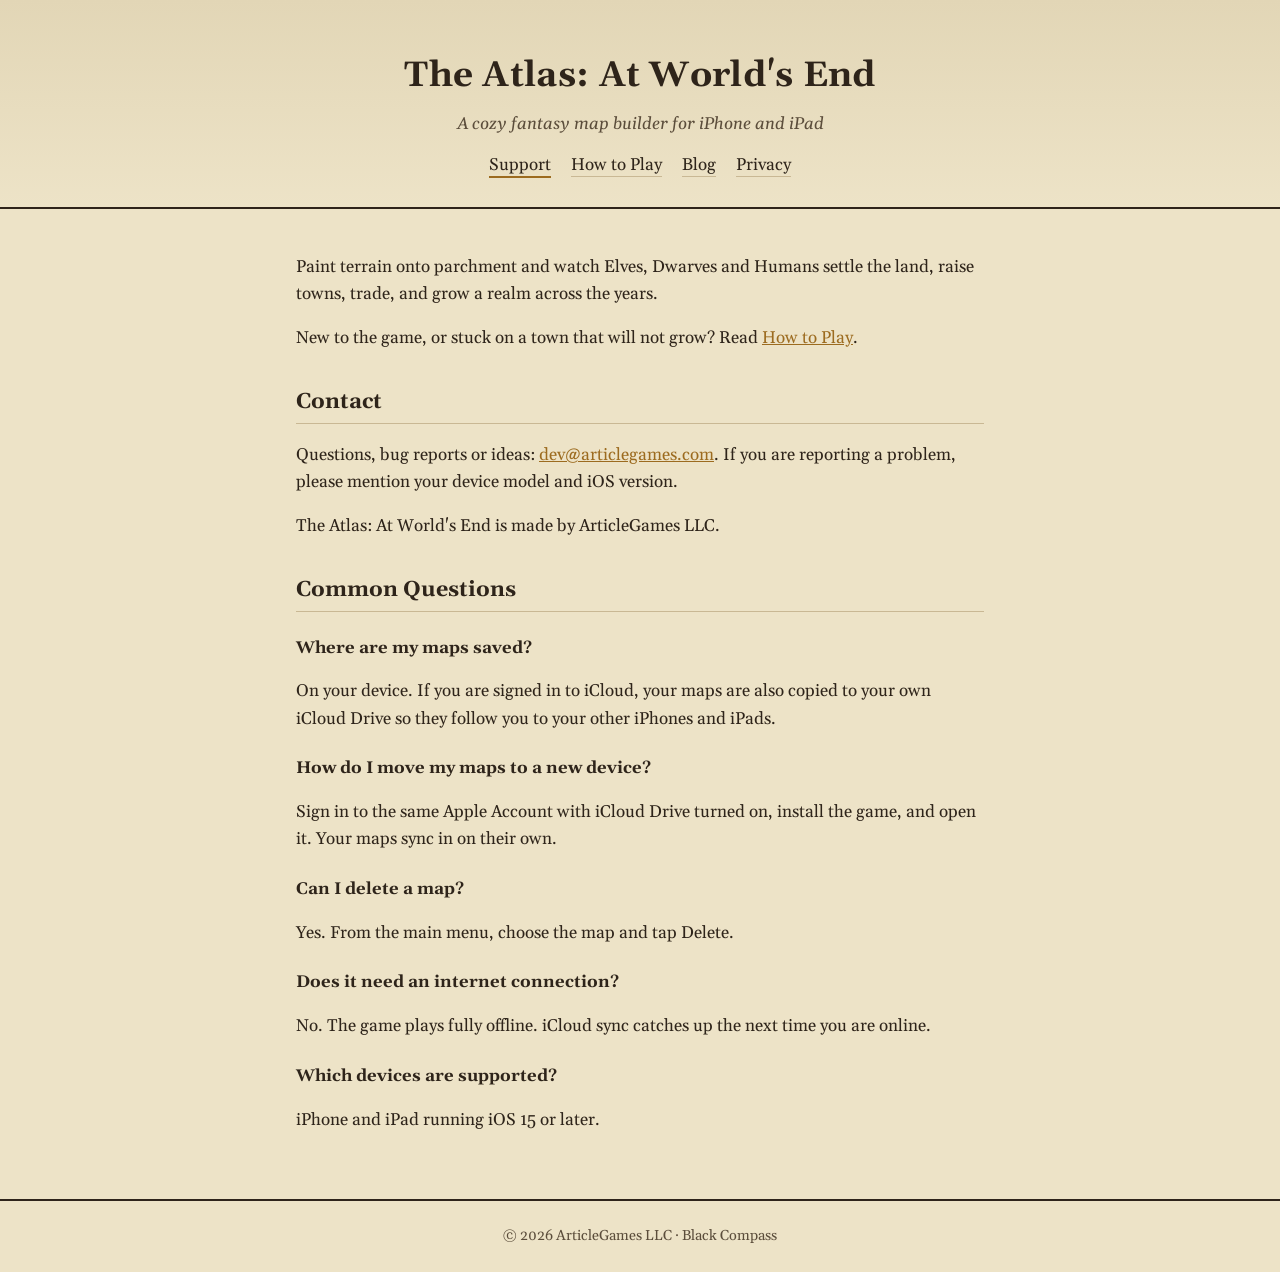
<file: index.html>
<!doctype html>
<html lang="en">
<head>
<meta charset="utf-8">
<meta name="viewport" content="width=device-width, initial-scale=1">
<title>The Atlas: At World's End · Support</title>
<meta name="description" content="Support for The Atlas: At World's End, a cozy fantasy map builder for iPhone and iPad.">
<link rel="preconnect" href="https://fonts.googleapis.com">
<link rel="preconnect" href="https://fonts.gstatic.com" crossorigin>
<link href="https://fonts.googleapis.com/css2?family=Gelasio:ital,wght@0,400;0,600;1,400&display=swap" rel="stylesheet">
<link rel="stylesheet" href="style.css">
</head>
<body>
<header>
  <h1>The Atlas: At World's End</h1>
  <p>A cozy fantasy map builder for iPhone and iPad</p>
  <nav><a href="./" aria-current="page">Support</a><a href="how-to-play.html">How to Play</a><a href="blog/">Blog</a><a href="privacy.html">Privacy</a></nav>
</header>
<main>
  <p>Paint terrain onto parchment and watch Elves, Dwarves and Humans settle the land,
  raise towns, trade, and grow a realm across the years.</p>
  <p>New to the game, or stuck on a town that will not grow? Read <a href="how-to-play.html">How to Play</a>.</p>

  <h2>Contact</h2>
  <p>Questions, bug reports or ideas: <a href="mailto:dev@articlegames.com">dev@articlegames.com</a>.
  If you are reporting a problem, please mention your device model and iOS version.</p>
  <p>The Atlas: At World's End is made by ArticleGames LLC.</p>

  <h2>Common Questions</h2>

  <h3>Where are my maps saved?</h3>
  <p>On your device. If you are signed in to iCloud, your maps are also copied to your own
  iCloud Drive so they follow you to your other iPhones and iPads.</p>

  <h3>How do I move my maps to a new device?</h3>
  <p>Sign in to the same Apple Account with iCloud Drive turned on, install the game, and
  open it. Your maps sync in on their own.</p>

  <h3>Can I delete a map?</h3>
  <p>Yes. From the main menu, choose the map and tap Delete.</p>

  <h3>Does it need an internet connection?</h3>
  <p>No. The game plays fully offline. iCloud sync catches up the next time you are online.</p>

  <h3>Which devices are supported?</h3>
  <p>iPhone and iPad running iOS 15 or later.</p>
</main>
<footer>© 2026 ArticleGames LLC · Black Compass</footer>
</body>
</html>
</file>
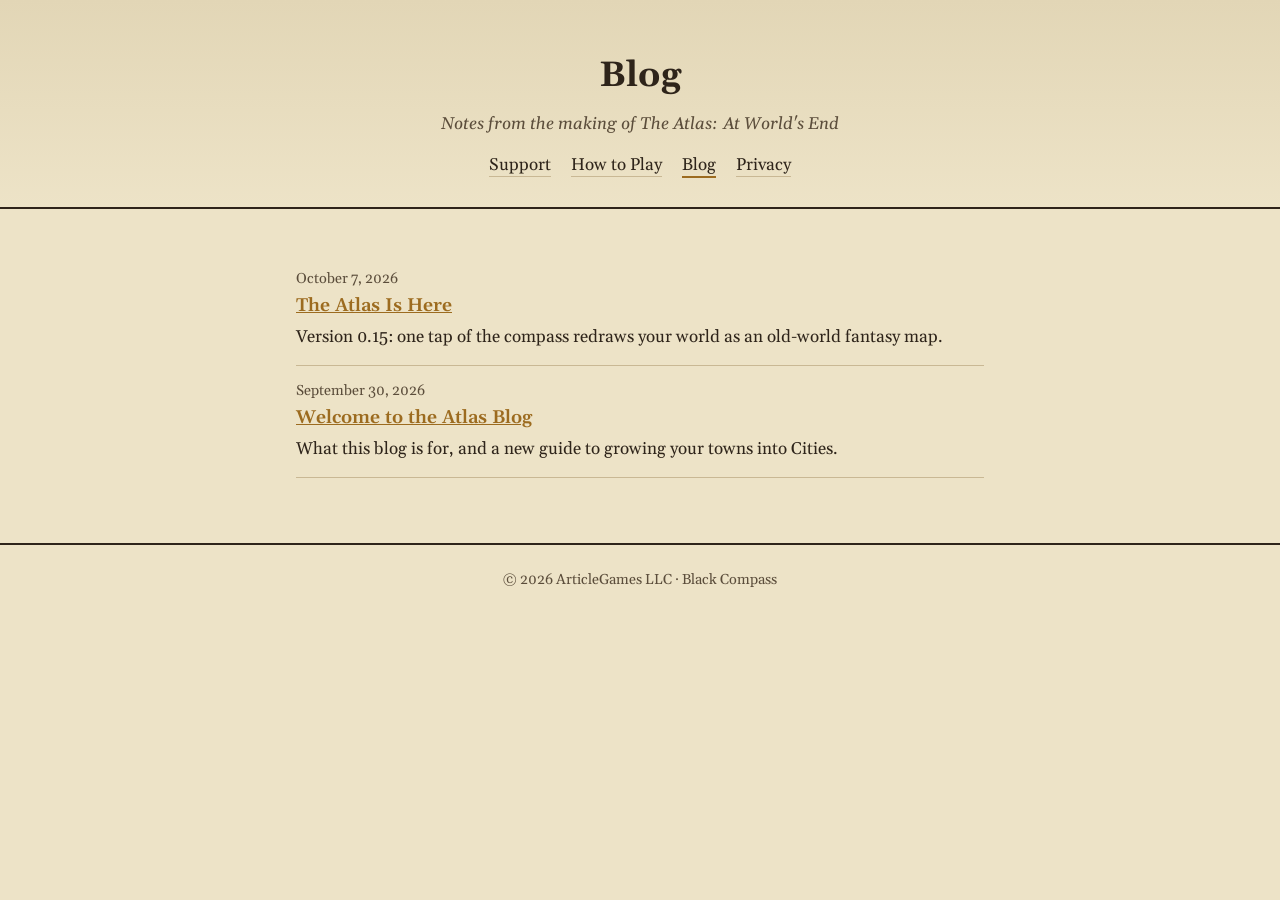
<file: blog/index.html>
<!doctype html>
<html lang="en">
<head>
<meta charset="utf-8">
<meta name="viewport" content="width=device-width, initial-scale=1">
<title>The Atlas: At World's End · Blog</title>
<meta name="description" content="News and notes from the making of The Atlas: At World's End.">
<link rel="preconnect" href="https://fonts.googleapis.com">
<link rel="preconnect" href="https://fonts.gstatic.com" crossorigin>
<link href="https://fonts.googleapis.com/css2?family=Gelasio:ital,wght@0,400;0,600;1,400&display=swap" rel="stylesheet">
<link rel="stylesheet" href="../style.css">
</head>
<body>
<header>
  <h1>Blog</h1>
  <p>Notes from the making of The Atlas: At World's End</p>
  <nav><a href="../">Support</a><a href="../how-to-play.html">How to Play</a><a href="./" aria-current="page">Blog</a><a href="../privacy.html">Privacy</a></nav>
</header>
<main>
  <!-- Newest first. To add a post: copy the latest post file, rename it YYYY-MM-DD-slug.html,
       then add one <li> at the TOP of this list. -->
  <ul class="posts">
    <li>
      <time datetime="2026-10-07">October 7, 2026</time>
      <a href="2026-10-07-the-atlas.html">The Atlas Is Here</a>
      <p>Version 0.15: one tap of the compass redraws your world as an old-world fantasy map.</p>
    </li>
    <li>
      <time datetime="2026-09-30">September 30, 2026</time>
      <a href="2026-09-30-welcome.html">Welcome to the Atlas Blog</a>
      <p>What this blog is for, and a new guide to growing your towns into Cities.</p>
    </li>
  </ul>
</main>
<footer>© 2026 ArticleGames LLC · Black Compass</footer>
</body>
</html>
</file>
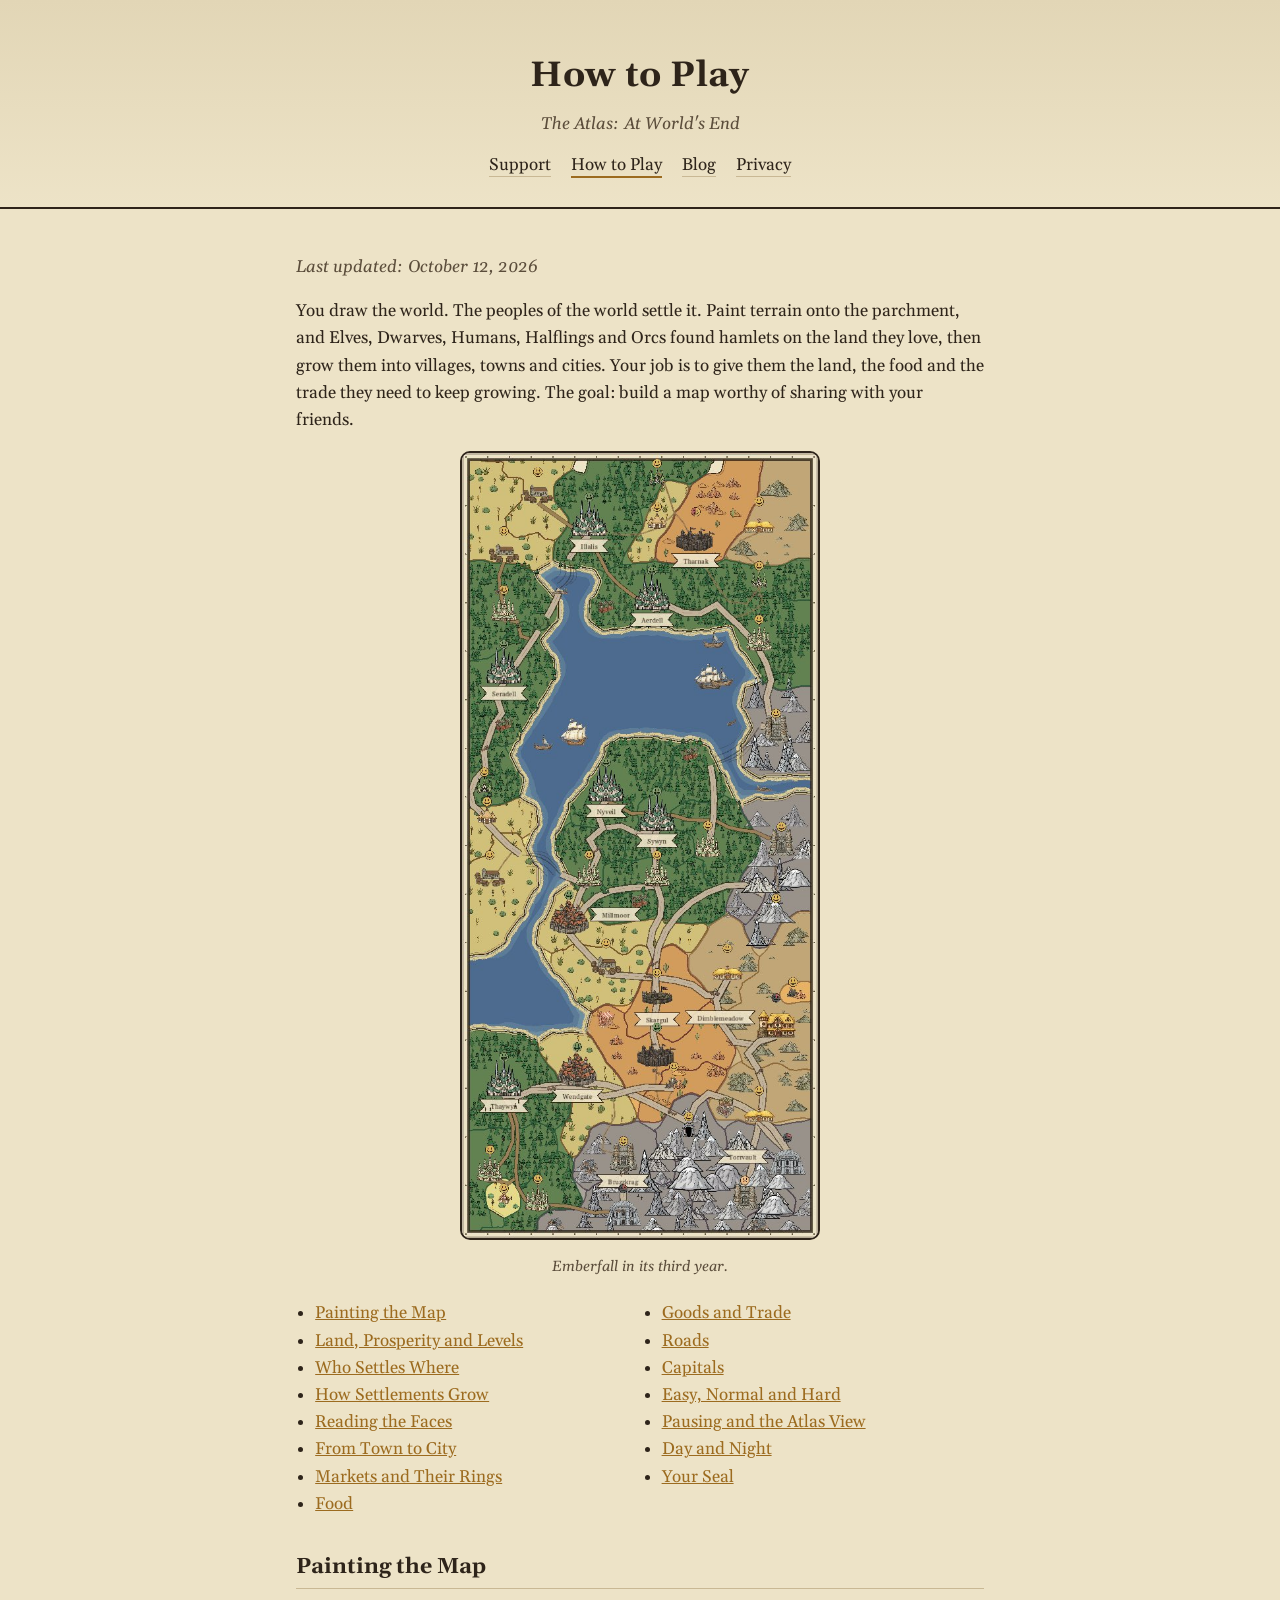
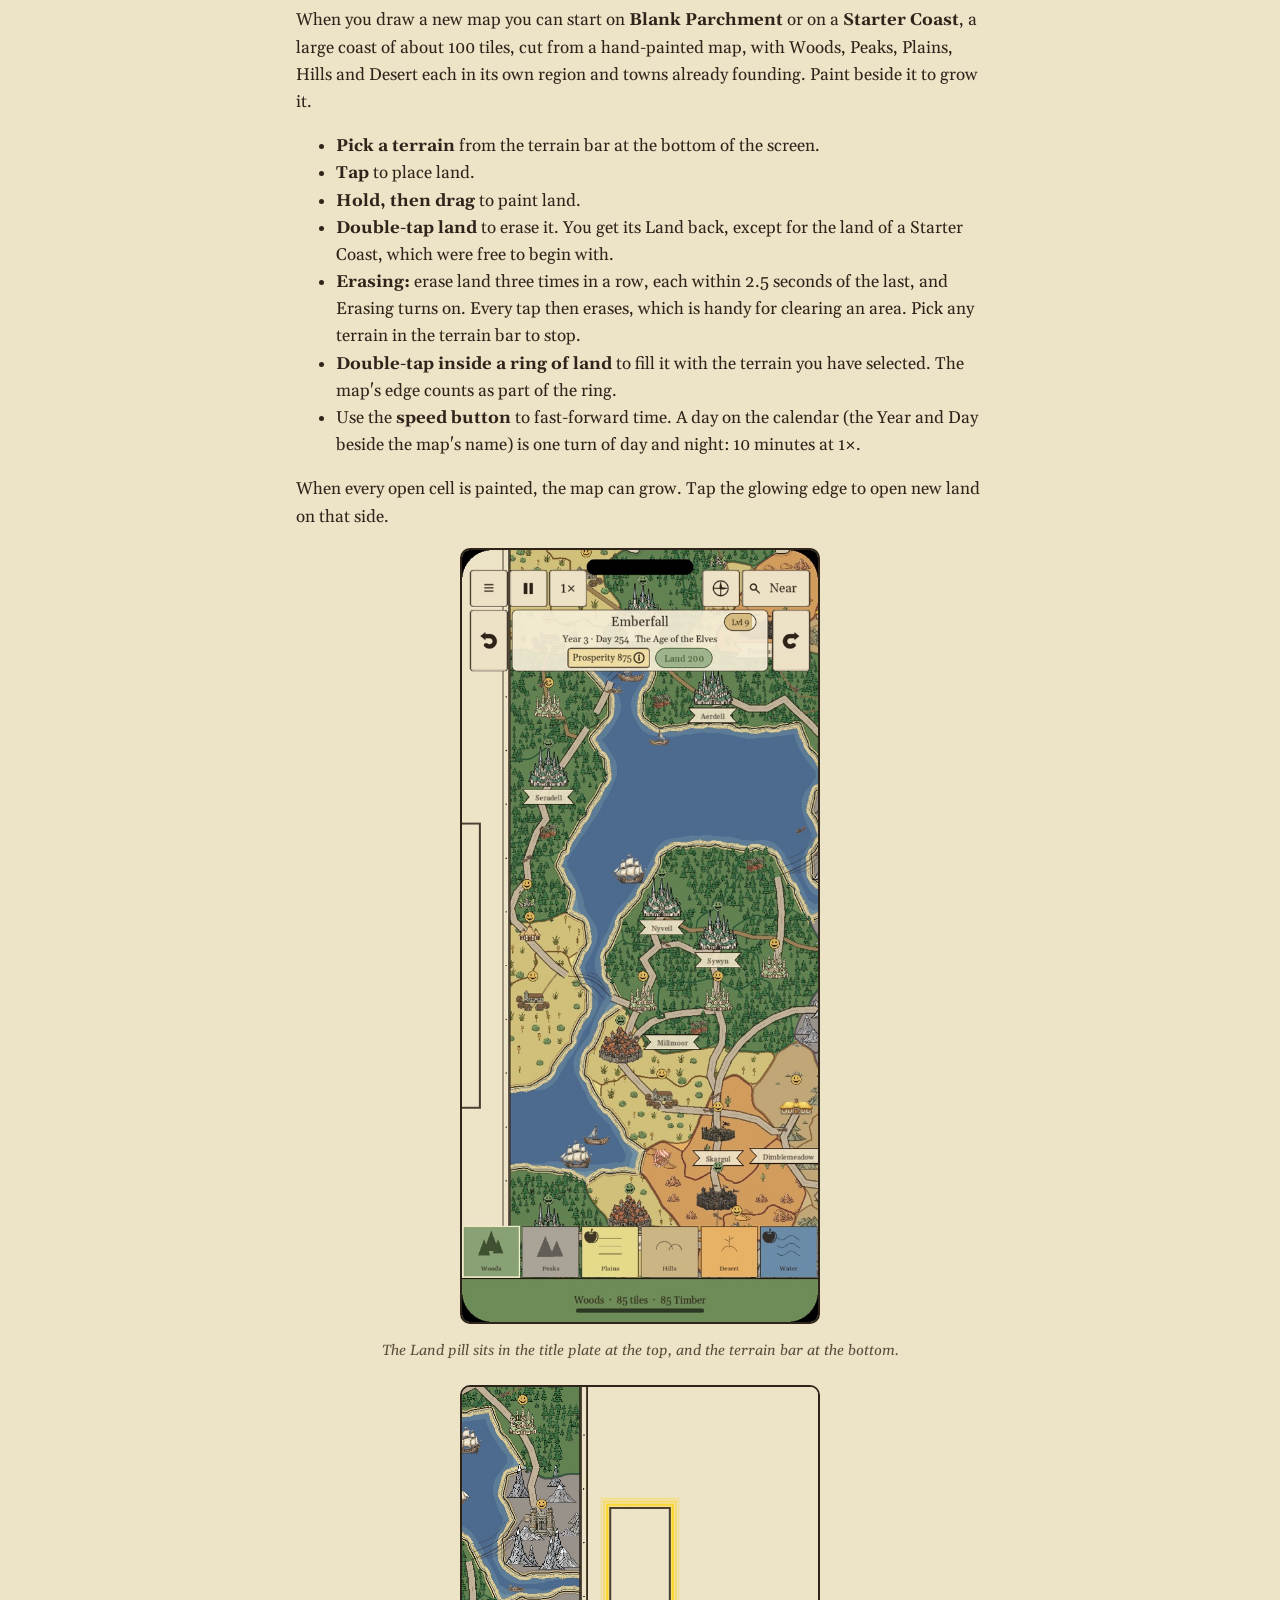
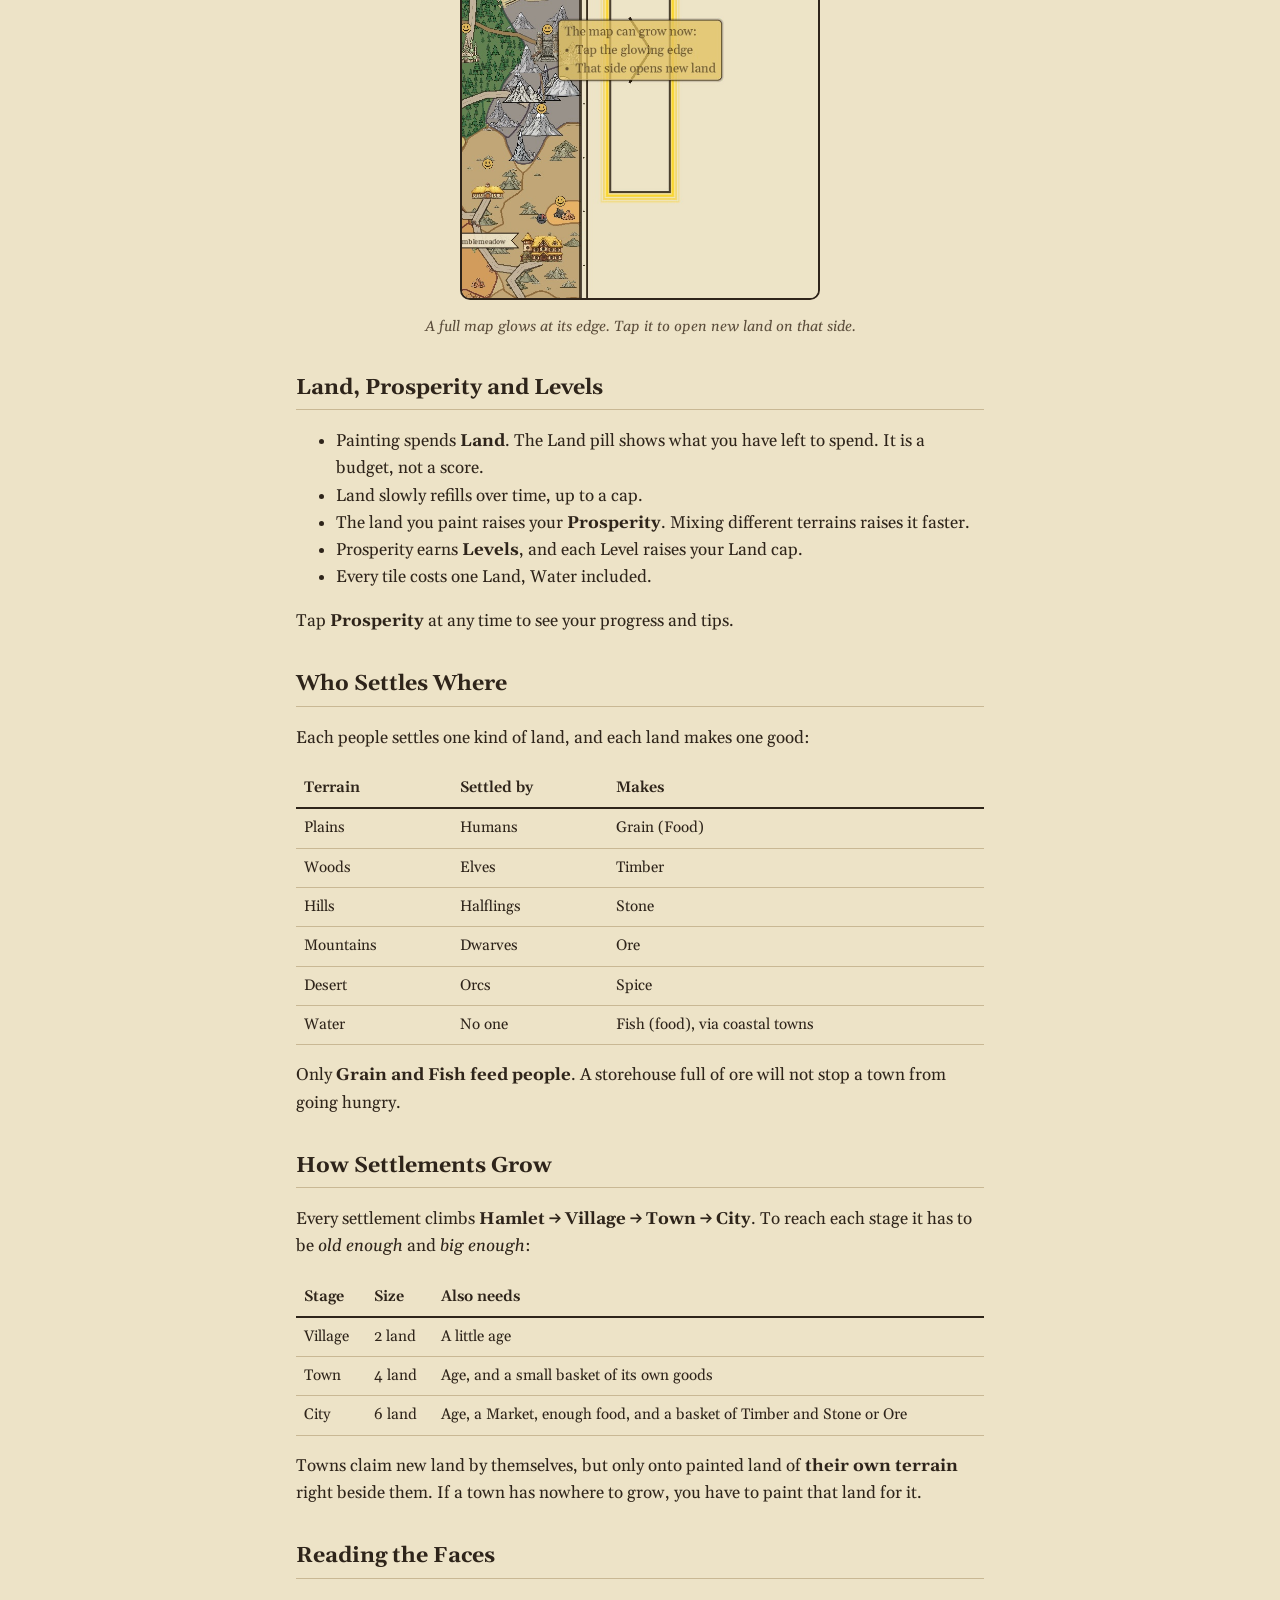
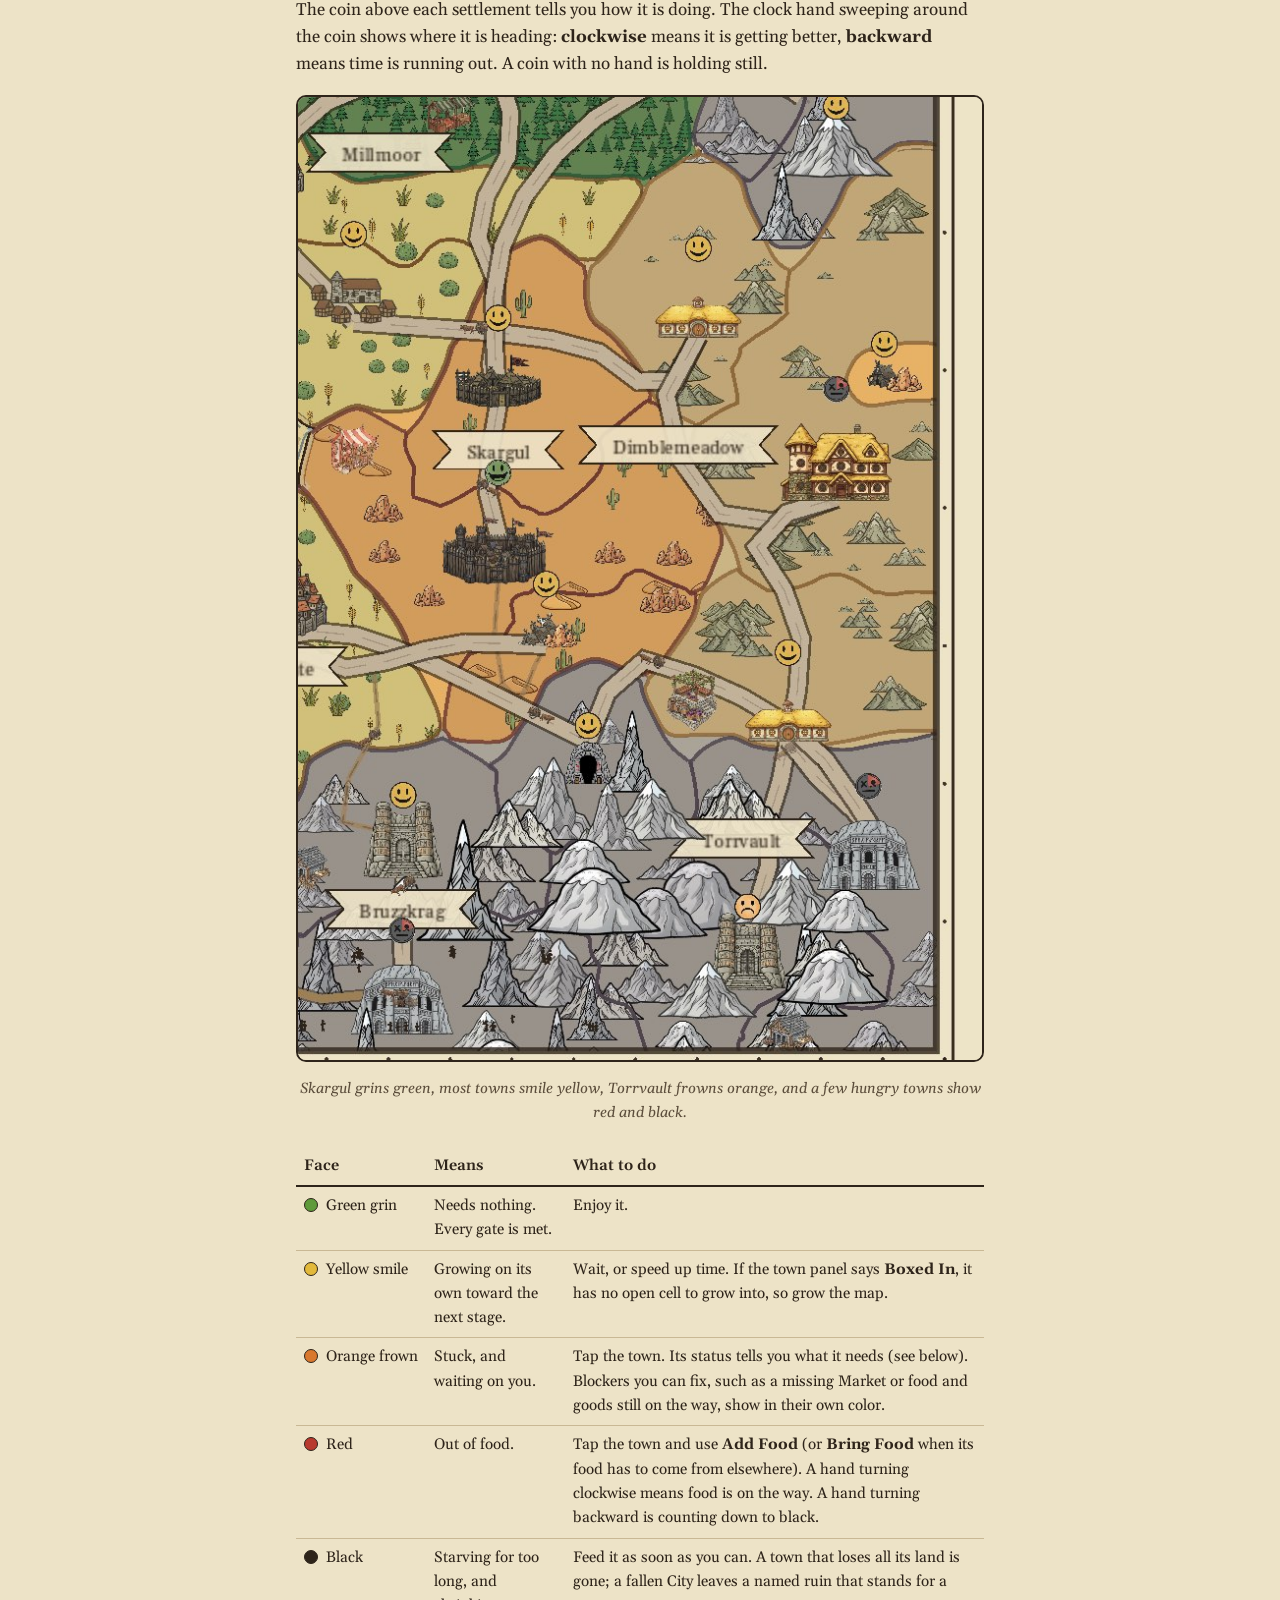
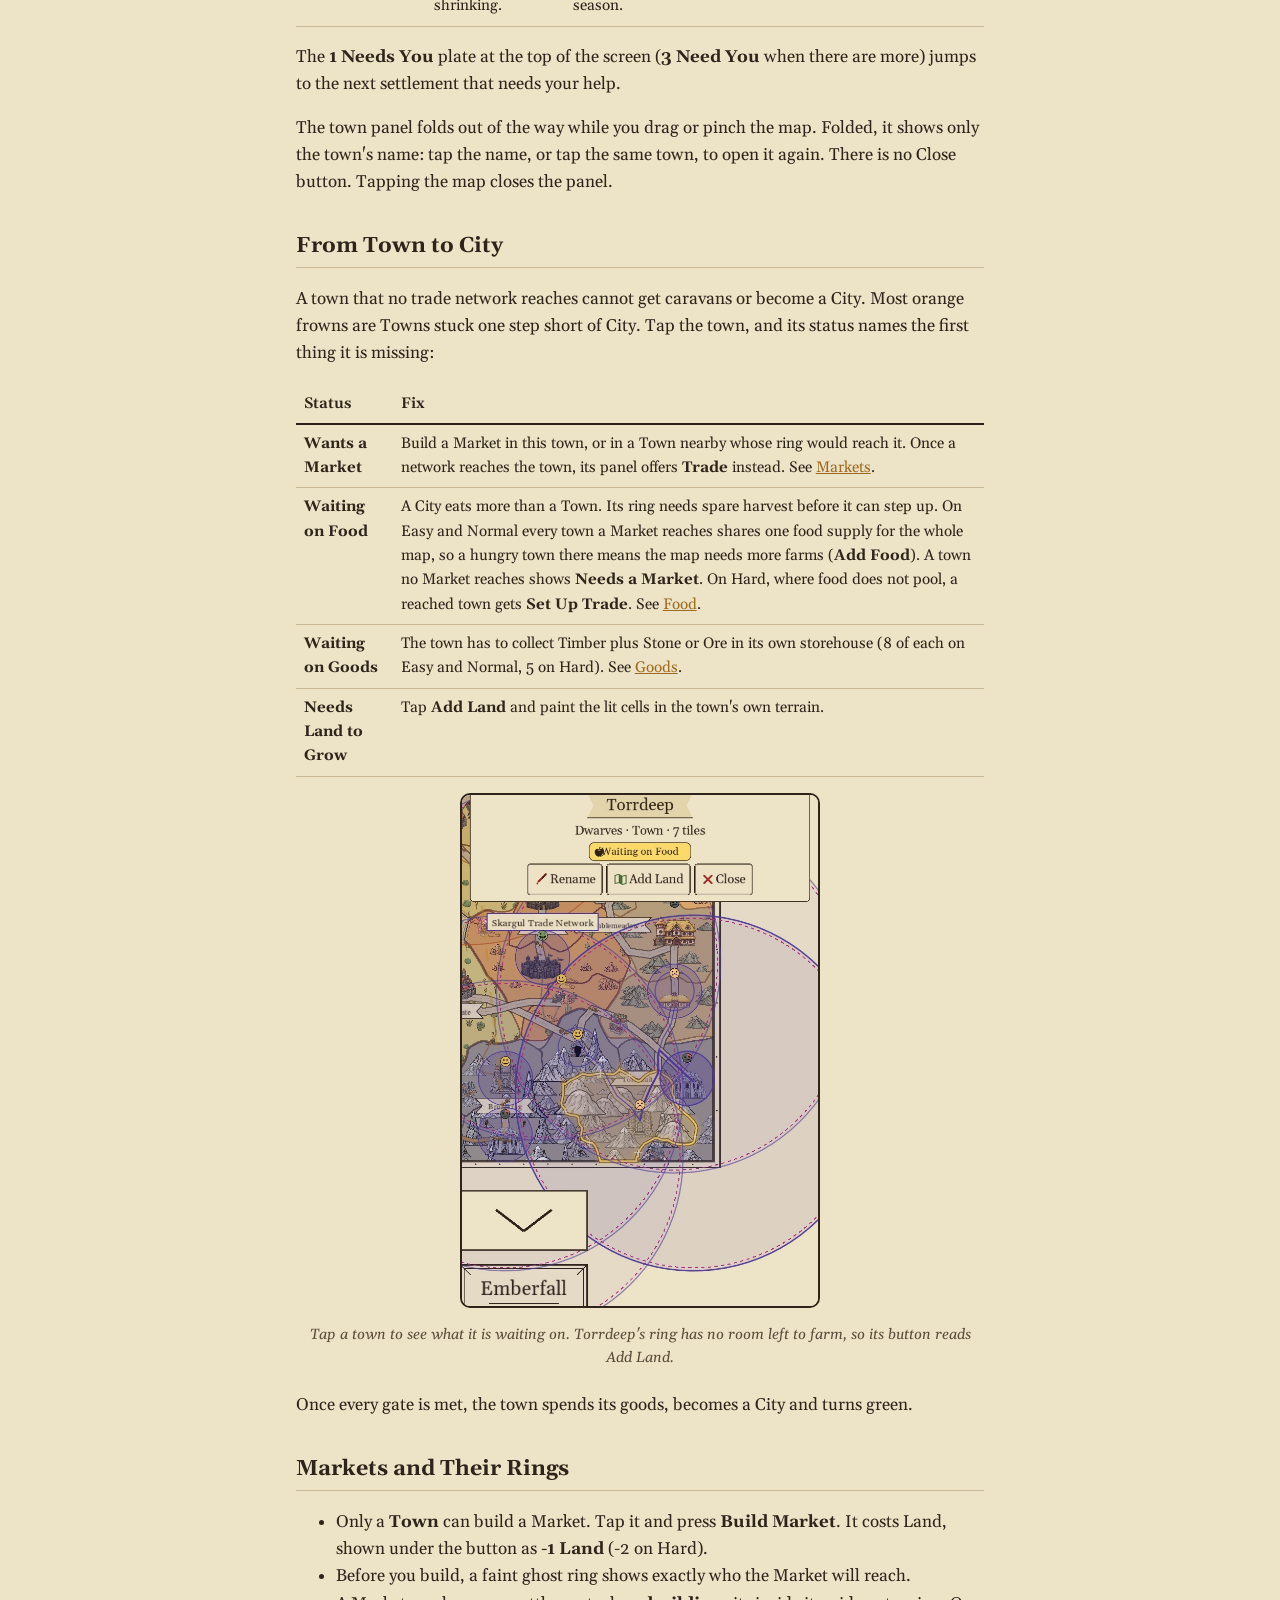
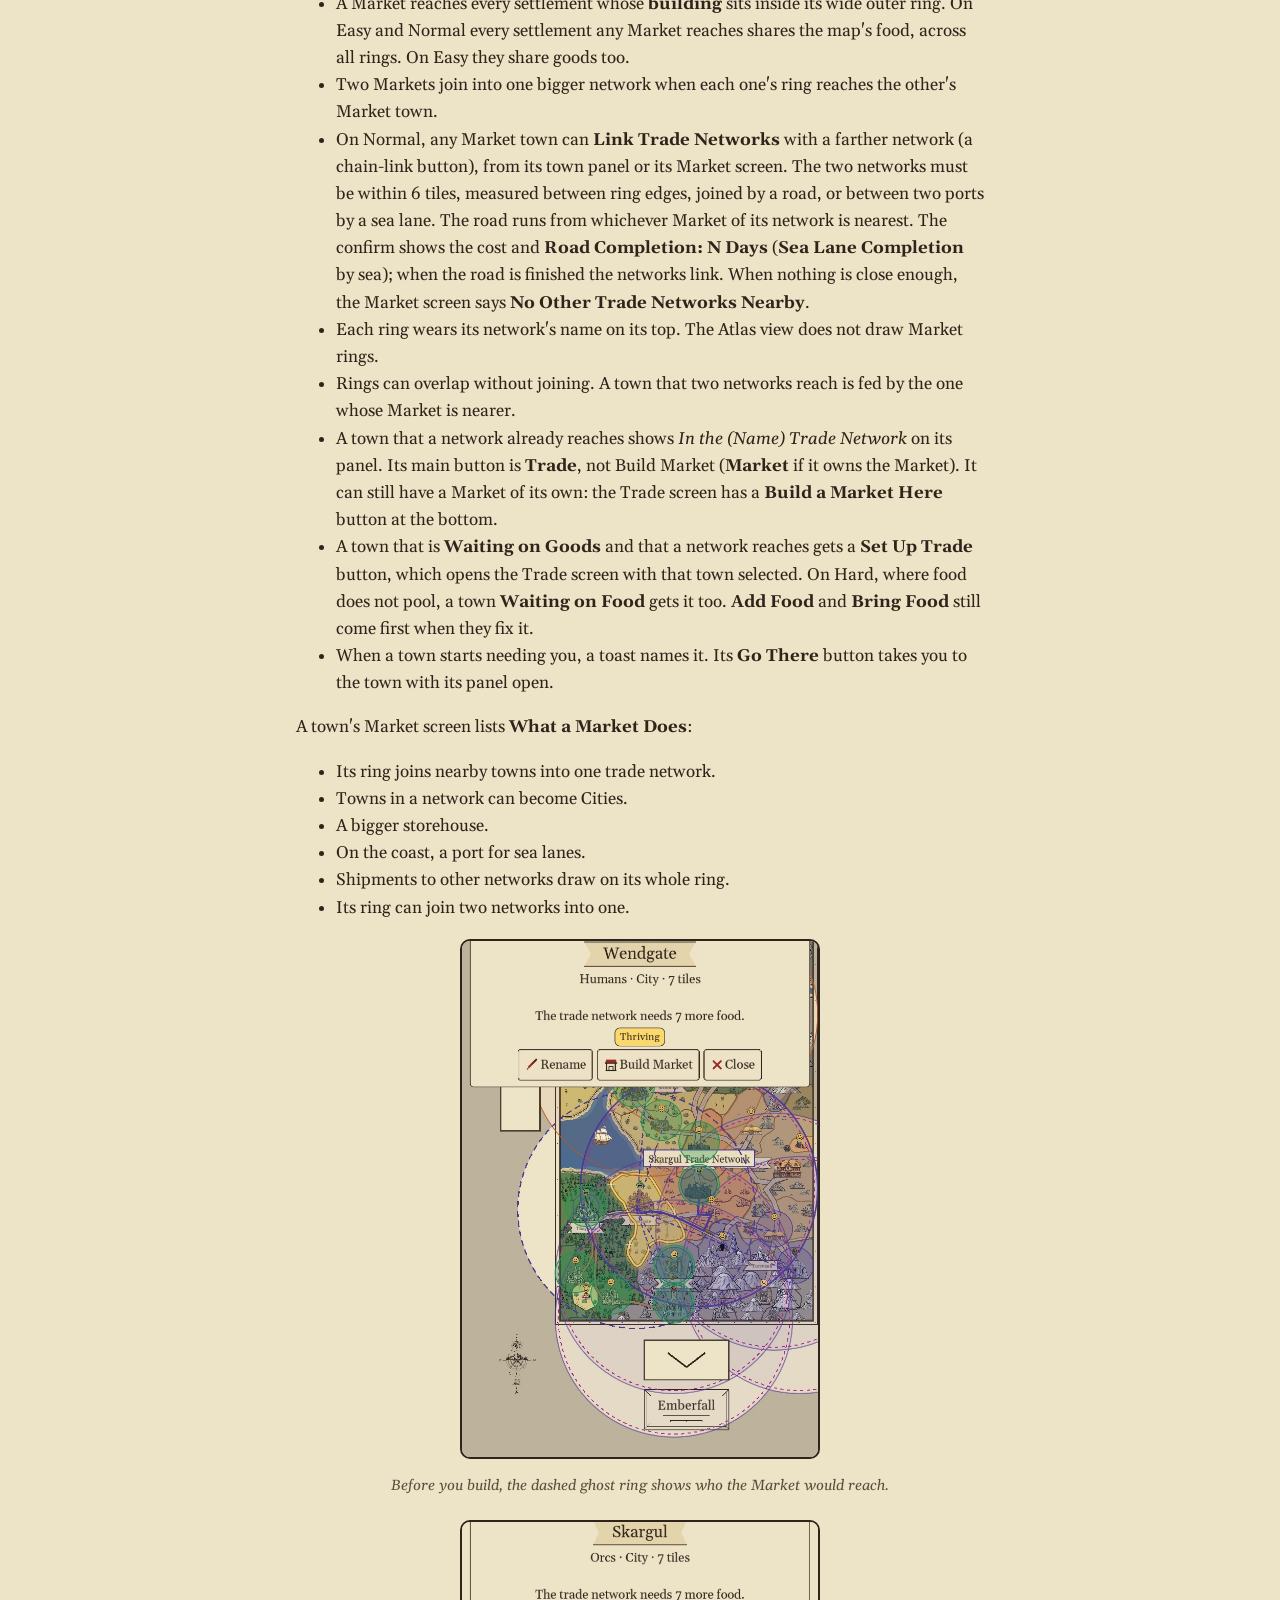
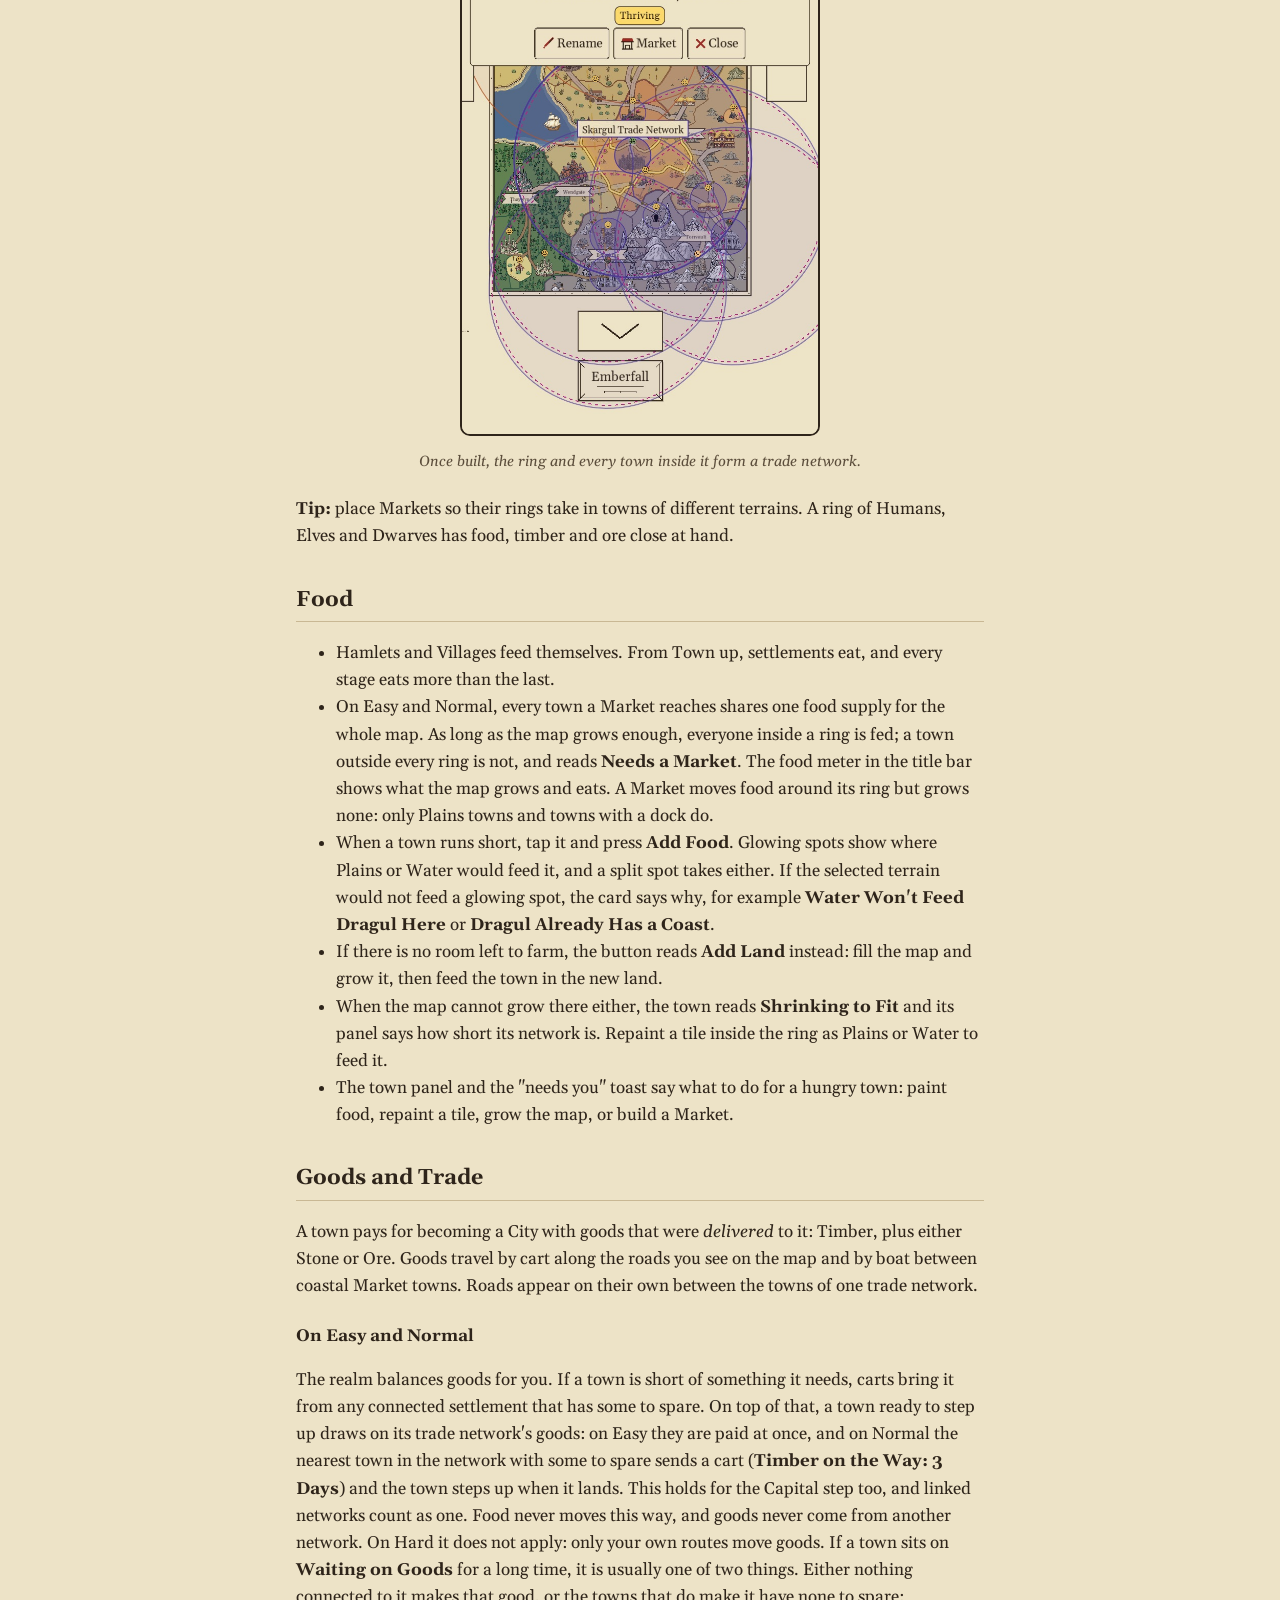
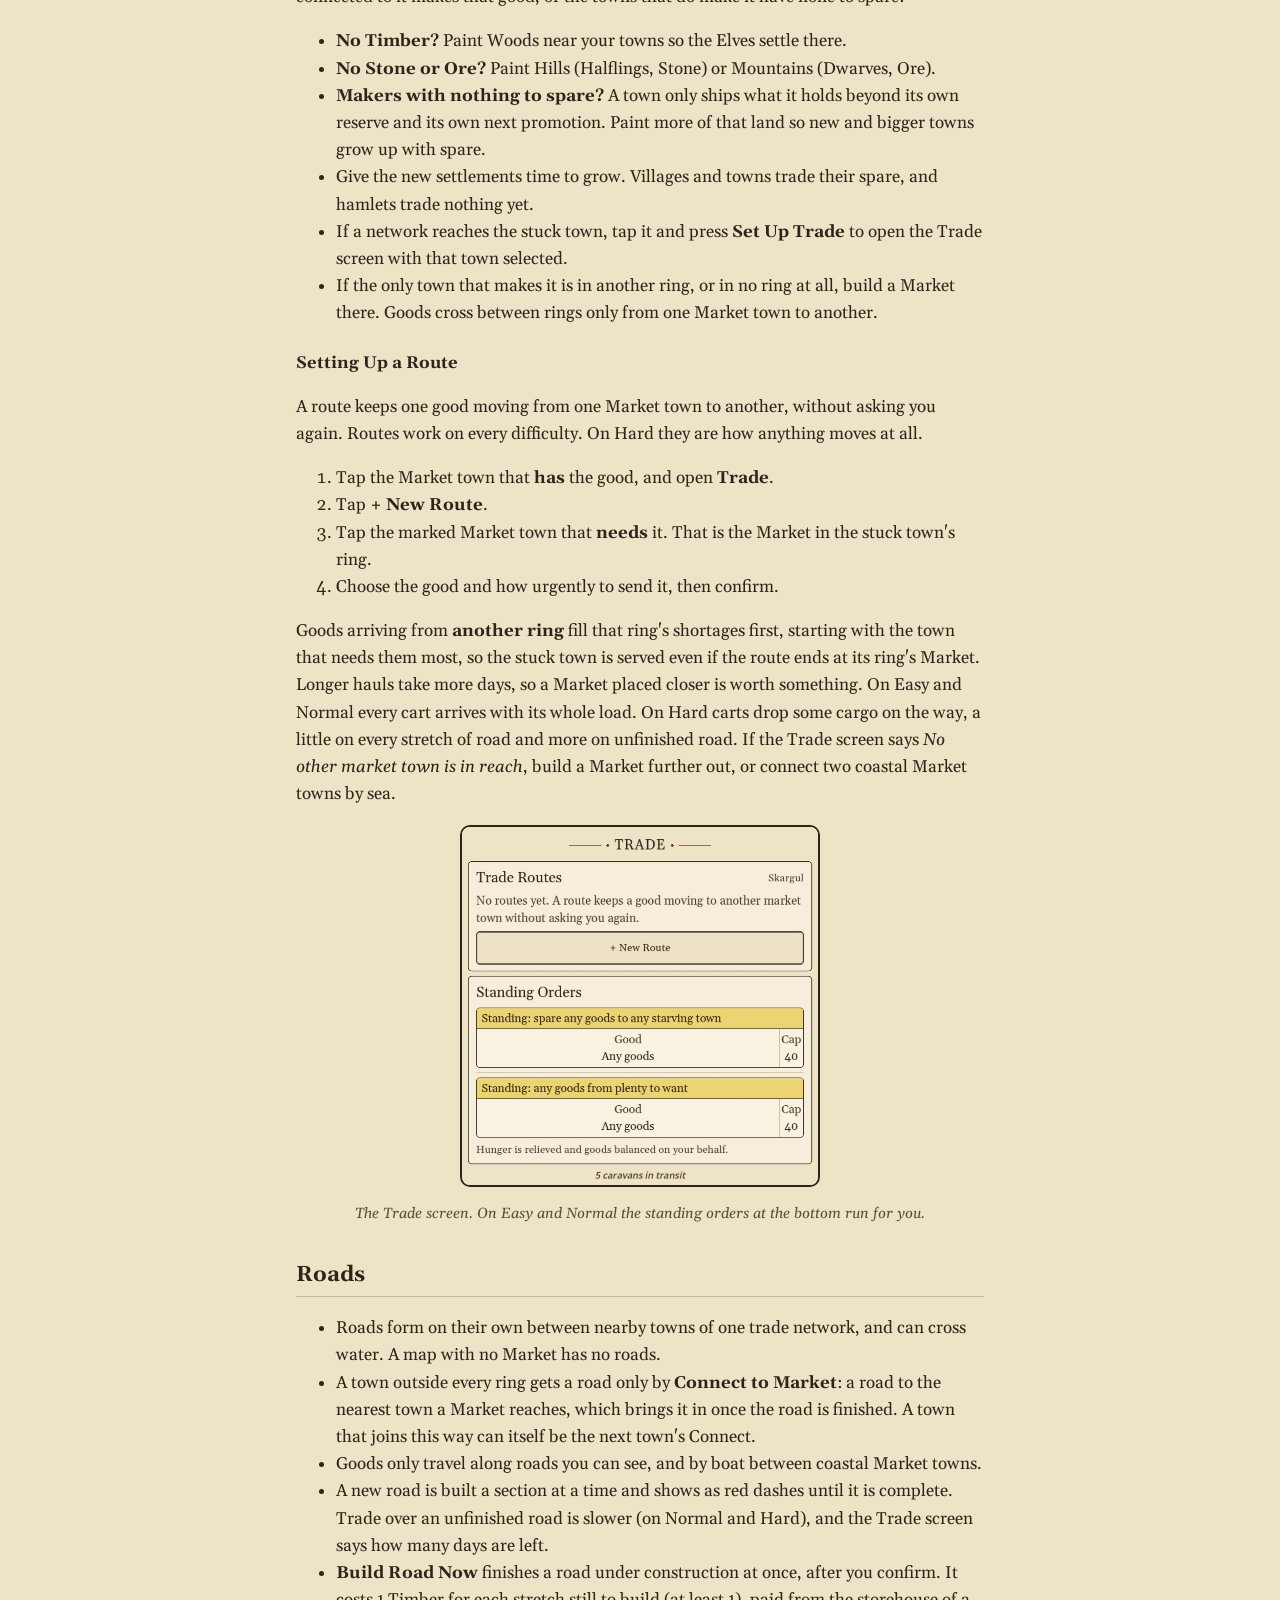
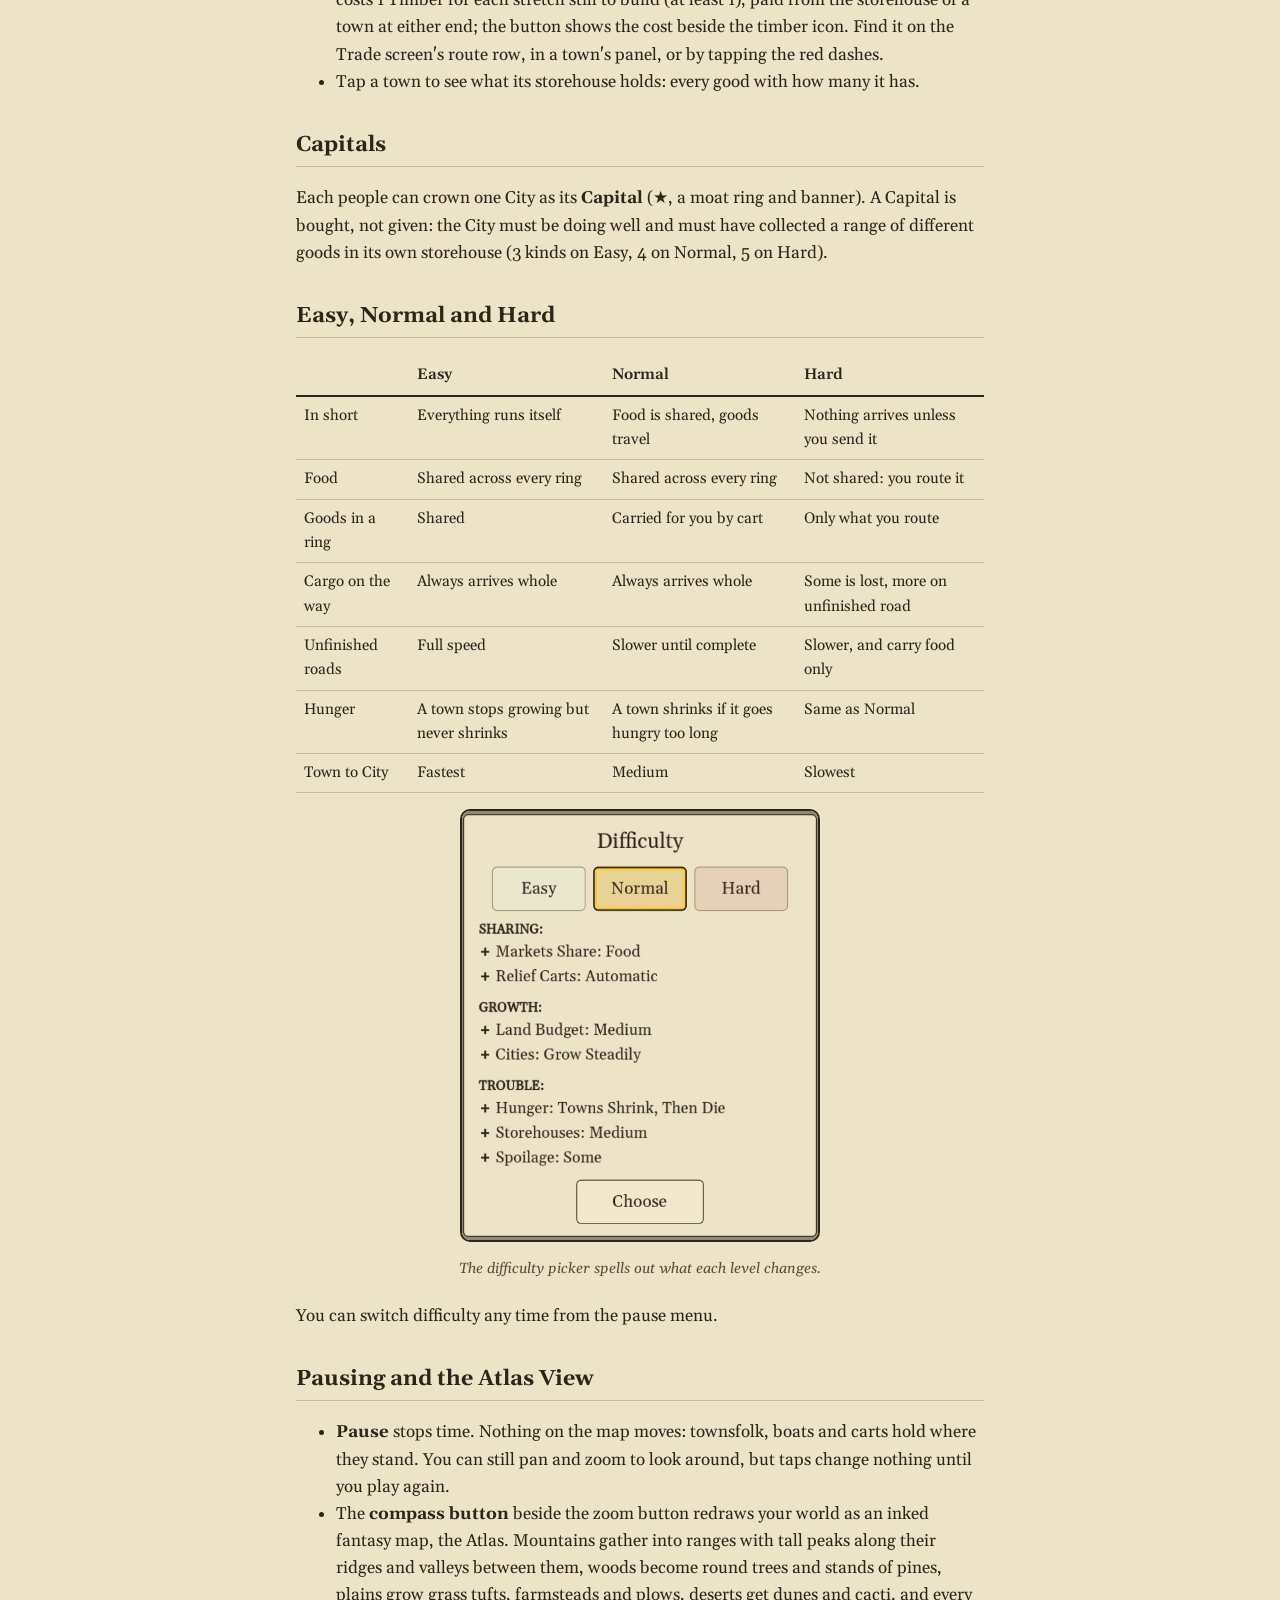
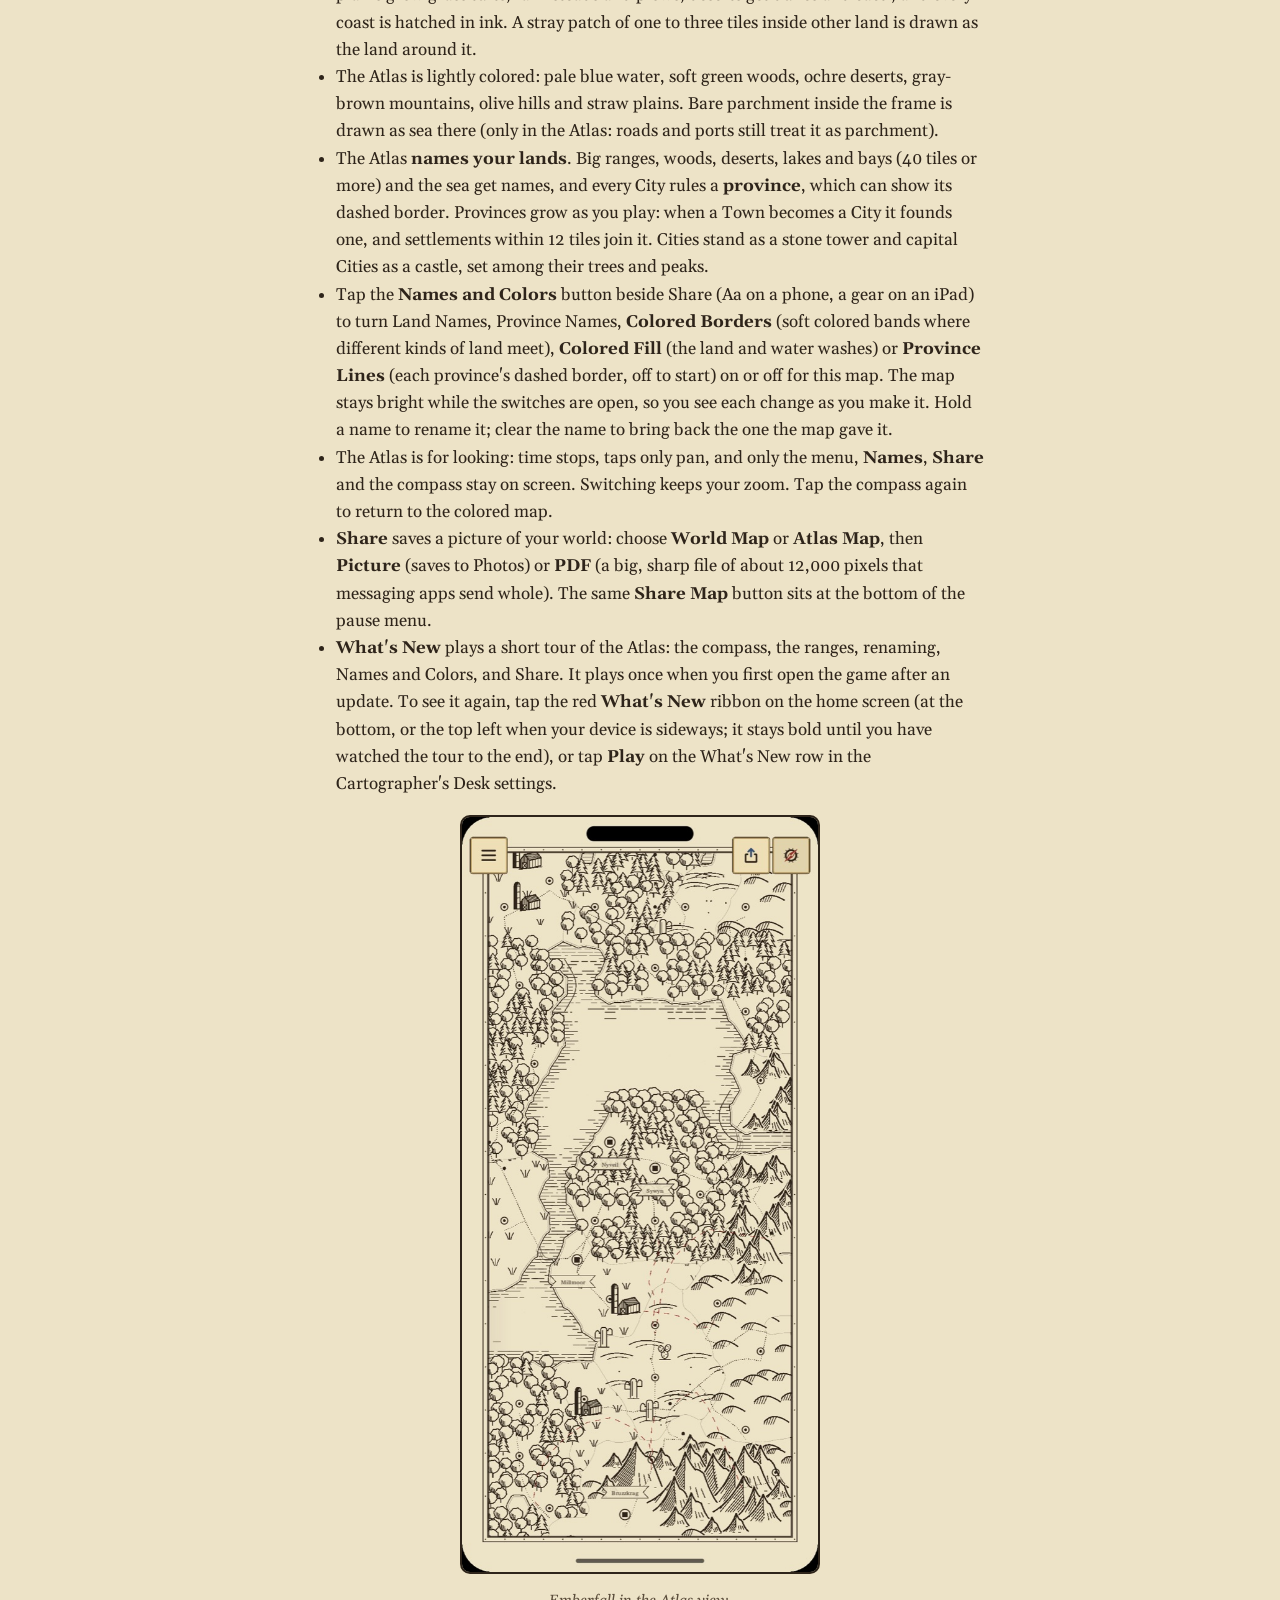
<file: how-to-play.html>
<!doctype html>
<html lang="en">
<head>
<meta charset="utf-8">
<meta name="viewport" content="width=device-width, initial-scale=1">
<title>The Atlas: At World's End · How to Play</title>
<meta name="description" content="How to play The Atlas: At World's End. Paint the map, read your towns' faces, build Markets, feed your rings and trade your way to Cities.">
<link rel="preconnect" href="https://fonts.googleapis.com">
<link rel="preconnect" href="https://fonts.gstatic.com" crossorigin>
<link href="https://fonts.googleapis.com/css2?family=Gelasio:ital,wght@0,400;0,600;1,400&display=swap" rel="stylesheet">
<link rel="stylesheet" href="style.css">
</head>
<body>
<header>
  <h1>How to Play</h1>
  <p>The Atlas: At World's End</p>
  <nav><a href="./">Support</a><a href="how-to-play.html" aria-current="page">How to Play</a><a href="blog/">Blog</a><a href="privacy.html">Privacy</a></nav>
</header>
<main>
  <p class="muted">Last updated: October 12, 2026</p>

  <p>You draw the world. The peoples of the world settle it. Paint terrain onto the parchment,
  and Elves, Dwarves, Humans, Halflings and Orcs found hamlets on the land they love, then grow
  them into villages, towns and cities. Your job is to give them the land, the food and the
  trade they need to keep growing. The goal: build a map worthy of sharing with your friends.</p>
  <figure class="phone"><img src="images/hero.jpg" alt="A grown map of Emberfall with a lake, forests, deserts, mountains, roads and towns" loading="lazy"><figcaption>Emberfall in its third year.</figcaption></figure>

  <ul class="toc">
    <li><a href="#painting">Painting the Map</a></li>
    <li><a href="#land">Land, Prosperity and Levels</a></li>
    <li><a href="#peoples">Who Settles Where</a></li>
    <li><a href="#growth">How Settlements Grow</a></li>
    <li><a href="#faces">Reading the Faces</a></li>
    <li><a href="#city">From Town to City</a></li>
    <li><a href="#markets">Markets and Their Rings</a></li>
    <li><a href="#food">Food</a></li>
    <li><a href="#goods">Goods and Trade</a></li>
    <li><a href="#roads">Roads</a></li>
    <li><a href="#capitals">Capitals</a></li>
    <li><a href="#difficulty">Easy, Normal and Hard</a></li>
    <li><a href="#atlas">Pausing and the Atlas View</a></li>
    <li><a href="#daynight">Day and Night</a></li>
    <li><a href="#seal">Your Seal</a></li>
  </ul>

  <h2 id="painting">Painting the Map</h2>
  <p>When you draw a new map you can start on <strong>Blank Parchment</strong> or on a <strong>Starter Coast</strong>, a large coast of about 100 tiles, cut from a hand-painted map, with Woods, Peaks, Plains, Hills and Desert each in its own region and towns already founding. Paint beside it to grow it.</p>
  <ul>
    <li><strong>Pick a terrain</strong> from the terrain bar at the bottom of the screen.</li>
    <li><strong>Tap</strong> to place land.</li>
    <li><strong>Hold, then drag</strong> to paint land.</li>
    <li><strong>Double-tap land</strong> to erase it. You get its Land back, except for the land of a Starter Coast, which were free to begin with.</li>
    <li><strong>Erasing:</strong> erase land three times in a row, each within 2.5 seconds of the last, and Erasing turns on. Every tap then erases, which is handy for clearing an area. Pick any terrain in the terrain bar to stop.</li>
    <li><strong>Double-tap inside a ring of land</strong> to fill it with the terrain you have selected. The map's edge counts as part of the ring.</li>
    <li>Use the <strong>speed button</strong> to fast-forward time. A day on the calendar (the Year and Day beside the map's name) is one turn of day and night: 10 minutes at 1×.</li>
  </ul>
  <p>When every open cell is painted, the map can grow. Tap the glowing edge to open new land on that side.</p>
  <figure class="phone"><img src="images/painting.jpg" alt="The play screen with the title plate showing Prosperity and Land at the top and the terrain bar at the bottom" loading="lazy"><figcaption>The Land pill sits in the title plate at the top, and the terrain bar at the bottom.</figcaption></figure>
  <figure class="phone"><img src="images/grow-edge.jpg" alt="A glowing map edge with a banner saying the map can grow now" loading="lazy"><figcaption>A full map glows at its edge. Tap it to open new land on that side.</figcaption></figure>

  <h2 id="land">Land, Prosperity and Levels</h2>
  <ul>
    <li>Painting spends <strong>Land</strong>. The Land pill shows what you have left to spend. It is a budget, not a score.</li>
    <li>Land slowly refills over time, up to a cap.</li>
    <li>The land you paint raises your <strong>Prosperity</strong>. Mixing different terrains raises it faster.</li>
    <li>Prosperity earns <strong>Levels</strong>, and each Level raises your Land cap.</li>
    <li>Every tile costs one Land, Water included.</li>
  </ul>
  <p>Tap <strong>Prosperity</strong> at any time to see your progress and tips.</p>

  <h2 id="peoples">Who Settles Where</h2>
  <p>Each people settles one kind of land, and each land makes one good:</p>
  <table>
    <thead><tr><th>Terrain</th><th>Settled by</th><th>Makes</th></tr></thead>
    <tbody>
      <tr><td>Plains</td><td>Humans</td><td>Grain (Food)</td></tr>
      <tr><td>Woods</td><td>Elves</td><td>Timber</td></tr>
      <tr><td>Hills</td><td>Halflings</td><td>Stone</td></tr>
      <tr><td>Mountains</td><td>Dwarves</td><td>Ore</td></tr>
      <tr><td>Desert</td><td>Orcs</td><td>Spice</td></tr>
      <tr><td>Water</td><td>No one</td><td>Fish (food), via coastal towns</td></tr>
    </tbody>
  </table>
  <p>Only <strong>Grain and Fish feed people</strong>. A storehouse full of ore will not stop a town from going hungry.</p>

  <h2 id="growth">How Settlements Grow</h2>
  <p>Every settlement climbs <strong>Hamlet → Village → Town → City</strong>. To reach each stage it has to be
  <em>old enough</em> and <em>big enough</em>:</p>
  <table>
    <thead><tr><th>Stage</th><th>Size</th><th>Also needs</th></tr></thead>
    <tbody>
      <tr><td>Village</td><td>2 land</td><td>A little age</td></tr>
      <tr><td>Town</td><td>4 land</td><td>Age, and a small basket of its own goods</td></tr>
      <tr><td>City</td><td>6 land</td><td>Age, a Market, enough food, and a basket of Timber and Stone or Ore</td></tr>
    </tbody>
  </table>
  <p>Towns claim new land by themselves, but only onto painted land of <strong>their own terrain</strong> right
  beside them. If a town has nowhere to grow, you have to paint that land for it.</p>

  <h2 id="faces">Reading the Faces</h2>
  <p>The coin above each settlement tells you how it is doing. The clock hand sweeping around the
  coin shows where it is heading: <strong>clockwise</strong> means it is getting better,
  <strong>backward</strong> means time is running out. A coin with no hand is holding still.</p>
  <figure class=""><img src="images/faces.jpg" alt="A close view of the map with green, yellow, orange, red and black mood faces above settlements" loading="lazy"><figcaption>Skargul grins green, most towns smile yellow, Torrvault frowns orange, and a few hungry towns show red and black.</figcaption></figure>
  <table class="faces">
    <thead><tr><th>Face</th><th>Means</th><th>What to do</th></tr></thead>
    <tbody>
      <tr><td><span class="face happy"></span> Green grin</td><td>Needs nothing. Every gate is met.</td><td>Enjoy it.</td></tr>
      <tr><td><span class="face neutral"></span> Yellow smile</td><td>Growing on its own toward the next stage.</td><td>Wait, or speed up time. If the town panel says <strong>Boxed In</strong>, it has no open cell to grow into, so grow the map.</td></tr>
      <tr><td><span class="face sad"></span> Orange frown</td><td>Stuck, and waiting on you.</td><td>Tap the town. Its status tells you what it needs (see below). Blockers you can fix, such as a missing Market or food and goods still on the way, show in their own color.</td></tr>
      <tr><td><span class="face starving"></span> Red</td><td>Out of food.</td><td>Tap the town and use <strong>Add Food</strong> (or <strong>Bring Food</strong> when its food has to come from elsewhere). A hand turning clockwise means food is on the way. A hand turning backward is counting down to black.</td></tr>
      <tr><td><span class="face withering"></span> Black</td><td>Starving for too long, and shrinking.</td><td>Feed it as soon as you can. A town that loses all its land is gone; a fallen City leaves a named ruin that stands for a season.</td></tr>
    </tbody>
  </table>
  <p>The <strong>1 Needs You</strong> plate at the top of the screen (<strong>3 Need You</strong> when there are more) jumps to the next settlement that needs your help.</p>
  <p>The town panel folds out of the way while you drag or pinch the map. Folded, it shows only the town's name: tap the name, or tap the same town, to open it again. There is no Close button. Tapping the map closes the panel.</p>

  <h2 id="city">From Town to City</h2>
  <p>A town that no trade network reaches cannot get caravans or become a City. Most orange frowns are Towns stuck one step short of City. Tap the town, and its status names the
  first thing it is missing:</p>
  <table>
    <thead><tr><th>Status</th><th>Fix</th></tr></thead>
    <tbody>
      <tr><td><strong>Wants a Market</strong></td><td>Build a Market in this town, or in a Town nearby whose ring would reach it. Once a network reaches the town, its panel offers <strong>Trade</strong> instead. See <a href="#markets">Markets</a>.</td></tr>
      <tr><td><strong>Waiting on Food</strong></td><td>A City eats more than a Town. Its ring needs spare harvest before it can step up. On Easy and Normal every town a Market reaches shares one food supply for the whole map, so a hungry town there means the map needs more farms (<strong>Add Food</strong>). A town no Market reaches shows <strong>Needs a Market</strong>. On Hard, where food does not pool, a reached town gets <strong>Set Up Trade</strong>. See <a href="#food">Food</a>.</td></tr>
      <tr><td><strong>Waiting on Goods</strong></td><td>The town has to collect Timber plus Stone or Ore in its own storehouse (8 of each on Easy and Normal, 5 on Hard). See <a href="#goods">Goods</a>.</td></tr>
      <tr><td><strong>Needs Land to Grow</strong></td><td>Tap <strong>Add Land</strong> and paint the lit cells in the town's own terrain.</td></tr>
    </tbody>
  </table>
  <figure class="phone"><img src="images/town-panel.jpg" alt="Torrdeep's town panel reading Dwarves, Town, 7 land, with the status Waiting on Food and an Add Land button" loading="lazy"><figcaption>Tap a town to see what it is waiting on. Torrdeep's ring has no room left to farm, so its button reads Add Land.</figcaption></figure>
  <p>Once every gate is met, the town spends its goods, becomes a City and turns green.</p>

  <h2 id="markets">Markets and Their Rings</h2>
  <ul>
    <li>Only a <strong>Town</strong> can build a Market. Tap it and press <strong>Build Market</strong>. It costs Land, shown under the button as <strong>-1 Land</strong> (-2 on Hard).</li>
    <li>Before you build, a faint ghost ring shows exactly who the Market will reach.</li>
    <li>A Market reaches every settlement whose <strong>building</strong> sits inside its wide outer ring. On Easy and Normal every settlement any Market reaches shares the map's food, across all rings. On Easy they share goods too.</li>
    <li>Two Markets join into one bigger network when each one's ring reaches the other's Market town.</li>
    <li>On Normal, any Market town can <strong>Link Trade Networks</strong> with a farther network (a chain-link button), from its town panel or its Market screen. The two networks must be within 6 tiles, measured between ring edges, joined by a road, or between two ports by a sea lane. The road runs from whichever Market of its network is nearest. The confirm shows the cost and <strong>Road Completion: N Days</strong> (<strong>Sea Lane Completion</strong> by sea); when the road is finished the networks link. When nothing is close enough, the Market screen says <strong>No Other Trade Networks Nearby</strong>.</li>
    <li>Each ring wears its network's name on its top. The Atlas view does not draw Market rings.</li>
    <li>Rings can overlap without joining. A town that two networks reach is fed by the one whose Market is nearer.</li>
    <li>A town that a network already reaches shows <em>In the (Name) Trade Network</em> on its panel. Its main button is <strong>Trade</strong>, not Build Market (<strong>Market</strong> if it owns the Market). It can still have a Market of its own: the Trade screen has a <strong>Build a Market Here</strong> button at the bottom.</li>
    <li>A town that is <strong>Waiting on Goods</strong> and that a network reaches gets a <strong>Set Up Trade</strong> button, which opens the Trade screen with that town selected. On Hard, where food does not pool, a town <strong>Waiting on Food</strong> gets it too. <strong>Add Food</strong> and <strong>Bring Food</strong> still come first when they fix it.</li>
    <li>When a town starts needing you, a toast names it. Its <strong>Go There</strong> button takes you to the town with its panel open.</li>
  </ul>
  <p>A town's Market screen lists <strong>What a Market Does</strong>:</p>
  <ul>
    <li>Its ring joins nearby towns into one trade network.</li>
    <li>Towns in a network can become Cities.</li>
    <li>A bigger storehouse.</li>
    <li>On the coast, a port for sea lanes.</li>
    <li>Shipments to other networks draw on its whole ring.</li>
    <li>Its ring can join two networks into one.</li>
  </ul>
  <figure class="phone"><img src="images/market-ring.jpg" alt="A town panel with a Build Market button and a dashed ghost ring on the map" loading="lazy"><figcaption>Before you build, the dashed ghost ring shows who the Market would reach.</figcaption></figure>
  <figure class="phone"><img src="images/market-network.jpg" alt="The Skargul Trade Network label with its coverage ring and the rings of its member towns" loading="lazy"><figcaption>Once built, the ring and every town inside it form a trade network.</figcaption></figure>
  <p><strong>Tip:</strong> place Markets so their rings take in towns of different terrains. A ring of Humans, Elves and
  Dwarves has food, timber and ore close at hand.</p>

  <h2 id="food">Food</h2>
  <ul>
    <li>Hamlets and Villages feed themselves. From Town up, settlements eat, and every stage eats more than the last.</li>
    <li>On Easy and Normal, every town a Market reaches shares one food supply for the whole map. As long as the map grows enough, everyone inside a ring is fed; a town outside every ring is not, and reads <strong>Needs a Market</strong>. The food meter in the title bar shows what the map grows and eats. A Market moves food around its ring but grows none: only Plains towns and towns with a dock do.</li>
    <li>When a town runs short, tap it and press <strong>Add Food</strong>. Glowing spots show where Plains or Water would feed it, and a split spot takes either. If the selected terrain would not feed a glowing spot, the card says why, for example <strong>Water Won't Feed Dragul Here</strong> or <strong>Dragul Already Has a Coast</strong>.</li>
    <li>If there is no room left to farm, the button reads <strong>Add Land</strong> instead: fill the map and grow it, then feed the town in the new land.</li>
    <li>When the map cannot grow there either, the town reads <strong>Shrinking to Fit</strong> and its panel says how short its network is. Repaint a tile inside the ring as Plains or Water to feed it.</li>
    <li>The town panel and the "needs you" toast say what to do for a hungry town: paint food, repaint a tile, grow the map, or build a Market.</li>
  </ul>

  <h2 id="goods">Goods and Trade</h2>
  <p>A town pays for becoming a City with goods that were <em>delivered</em> to it: Timber, plus either
  Stone or Ore. Goods travel by cart along the roads you see on the map and by boat between coastal
  Market towns. Roads appear on their own between the towns of one trade network.</p>

  <h3>On Easy and Normal</h3>
  <p>The realm balances goods for you. If a town is short of something it needs, carts bring it from
  any connected settlement that has some to spare. On top of that, a town ready to step up draws on its trade network's goods: on Easy they are paid at once, and on Normal the nearest town in the network with some to spare sends a cart (<strong>Timber on the Way: 3 Days</strong>) and the town steps up when it lands. This holds for the Capital step too, and linked networks count as one. Food never moves this way, and goods never come from another network. On Hard it does not apply: only your own routes move goods. If a town sits on <strong>Waiting on Goods</strong> for a long
  time, it is usually one of two things. Either nothing connected to it makes that good, or the towns
that do make it have none to spare:</p>
  <ul>
    <li><strong>No Timber?</strong> Paint Woods near your towns so the Elves settle there.</li>
    <li><strong>No Stone or Ore?</strong> Paint Hills (Halflings, Stone) or Mountains (Dwarves, Ore).</li>
    <li><strong>Makers with nothing to spare?</strong> A town only ships what it holds beyond its own reserve and its
    own next promotion. Paint more of that land so new and bigger towns grow up with spare.</li>
    <li>Give the new settlements time to grow. Villages and towns trade their spare, and hamlets trade nothing yet.</li>
    <li>If a network reaches the stuck town, tap it and press <strong>Set Up Trade</strong> to open the Trade screen with that town selected.</li>
    <li>If the only town that makes it is in another ring, or in no ring at all, build a Market there. Goods cross
    between rings only from one Market town to another.</li>
  </ul>

  <h3>Setting Up a Route</h3>
  <p>A route keeps one good moving from one Market town to another, without asking you again. Routes
  work on every difficulty. On Hard they are how anything moves at all.</p>
  <ol>
    <li>Tap the Market town that <strong>has</strong> the good, and open <strong>Trade</strong>.</li>
    <li>Tap <strong>+ New Route</strong>.</li>
    <li>Tap the marked Market town that <strong>needs</strong> it. That is the Market in the stuck town's ring.</li>
    <li>Choose the good and how urgently to send it, then confirm.</li>
  </ol>
  <p>Goods arriving from <strong>another ring</strong> fill that ring's shortages first, starting with the town
  that needs them most, so the stuck town is served even if the route ends at its ring's Market.
  Longer hauls take more days, so a Market placed closer is worth something. On Easy and Normal every cart
  arrives with its whole load. On Hard carts drop some cargo on the way, a little on every stretch of road and more on
  unfinished road.
  If the Trade screen says <em>No other market town is in reach</em>, build a Market further out, or connect
  two coastal Market towns by sea.</p>
  <figure class="phone"><img src="images/trade.jpg" alt="The Trade screen with a + New Route button and the standing orders the realm runs for you" loading="lazy"><figcaption>The Trade screen. On Easy and Normal the standing orders at the bottom run for you.</figcaption></figure>

  <h2 id="roads">Roads</h2>
  <ul>
    <li>Roads form on their own between nearby towns of one trade network, and can cross water. A map with no Market has no roads.</li>
    <li>A town outside every ring gets a road only by <strong>Connect to Market</strong>: a road to the nearest town a Market reaches, which brings it in once the road is finished. A town that joins this way can itself be the next town's Connect.</li>
    <li>Goods only travel along roads you can see, and by boat between coastal Market towns.</li>
    <li>A new road is built a section at a time and shows as red dashes until it is complete. Trade over an
    unfinished road is slower (on Normal and Hard), and the Trade screen says how many days are left.</li>
    <li><strong>Build Road Now</strong> finishes a road under construction at once, after you confirm. It costs 1 Timber for each stretch still to build (at least 1), paid from
    the storehouse of a town at either end; the button shows the cost beside the timber icon. Find it on the Trade screen's route row, in a town's panel, or by tapping the
    red dashes.</li>
    <li>Tap a town to see what its storehouse holds: every good with how many it has.</li>
  </ul>

  <h2 id="capitals">Capitals</h2>
  <p>Each people can crown one City as its <strong>Capital</strong> (★, a moat ring and banner). A Capital is bought,
  not given: the City must be doing well and must have collected a range of different goods in its own
  storehouse (3 kinds on Easy, 4 on Normal, 5 on Hard).</p>

  <h2 id="difficulty">Easy, Normal and Hard</h2>
  <table>
    <thead><tr><th></th><th>Easy</th><th>Normal</th><th>Hard</th></tr></thead>
    <tbody>
      <tr><td>In short</td><td>Everything runs itself</td><td>Food is shared, goods travel</td><td>Nothing arrives unless you send it</td></tr>
      <tr><td>Food</td><td>Shared across every ring</td><td>Shared across every ring</td><td>Not shared: you route it</td></tr>
      <tr><td>Goods in a ring</td><td>Shared</td><td>Carried for you by cart</td><td>Only what you route</td></tr>
      <tr><td>Cargo on the way</td><td>Always arrives whole</td><td>Always arrives whole</td><td>Some is lost, more on unfinished road</td></tr>
      <tr><td>Unfinished roads</td><td>Full speed</td><td>Slower until complete</td><td>Slower, and carry food only</td></tr>
      <tr><td>Hunger</td><td>A town stops growing but never shrinks</td><td>A town shrinks if it goes hungry too long</td><td>Same as Normal</td></tr>
      <tr><td>Town to City</td><td>Fastest</td><td>Medium</td><td>Slowest</td></tr>
    </tbody>
  </table>
  <figure class="phone"><img src="images/difficulty.jpg" alt="The difficulty picker with Normal selected, listing Sharing, Growth and Trouble" loading="lazy"><figcaption>The difficulty picker spells out what each level changes.</figcaption></figure>
  <p>You can switch difficulty any time from the pause menu.</p>

  <h2 id="atlas">Pausing and the Atlas View</h2>
  <ul>
    <li><strong>Pause</strong> stops time. Nothing on the map moves: townsfolk, boats and carts hold where they stand. You can still pan and zoom to look around, but taps change nothing until you play again.</li>
    <li>The <strong>compass button</strong> beside the zoom button redraws your world as an inked fantasy map, the Atlas. Mountains gather into ranges with tall peaks along their ridges and valleys between them, woods become round trees and stands of pines, plains grow grass tufts, farmsteads and plows, deserts get dunes and cacti, and every coast is hatched in ink. A stray patch of one to three tiles inside other land is drawn as the land around it.</li>
    <li>The Atlas is lightly colored: pale blue water, soft green woods, ochre deserts, gray-brown mountains, olive hills and straw plains. Bare parchment inside the frame is drawn as sea there (only in the Atlas: roads and ports still treat it as parchment).</li>
    <li>The Atlas <strong>names your lands</strong>. Big ranges, woods, deserts, lakes and bays (40 tiles or more) and the sea get names, and every City rules a <strong>province</strong>, which can show its dashed border. Provinces grow as you play: when a Town becomes a City it founds one, and settlements within 12 tiles join it. Cities stand as a stone tower and capital Cities as a castle, set among their trees and peaks.</li>
    <li>Tap the <strong>Names and Colors</strong> button beside Share (Aa on a phone, a gear on an iPad) to turn Land Names, Province Names, <strong>Colored Borders</strong> (soft colored bands where different kinds of land meet), <strong>Colored Fill</strong> (the land and water washes) or <strong>Province Lines</strong> (each province's dashed border, off to start) on or off for this map. The map stays bright while the switches are open, so you see each change as you make it. Hold a name to rename it; clear the name to bring back the one the map gave it.</li>
    <li>The Atlas is for looking: time stops, taps only pan, and only the menu, <strong>Names</strong>, <strong>Share</strong> and the compass stay on screen. Switching keeps your zoom. Tap the compass again to return to the colored map.</li>
    <li><strong>Share</strong> saves a picture of your world: choose <strong>World Map</strong> or <strong>Atlas Map</strong>, then <strong>Picture</strong> (saves to Photos) or <strong>PDF</strong> (a big, sharp file of about 12,000 pixels that messaging apps send whole). The same <strong>Share Map</strong> button sits at the bottom of the pause menu.</li>
    <li><strong>What's New</strong> plays a short tour of the Atlas: the compass, the ranges, renaming, Names and Colors, and Share. It plays once when you first open the game after an update. To see it again, tap the red <strong>What's New</strong> ribbon on the home screen (at the bottom, or the top left when your device is sideways; it stays bold until you have watched the tour to the end), or tap <strong>Play</strong> on the What's New row in the Cartographer's Desk settings.</li>
  </ul>
  <figure class="phone"><img src="images/atlas.jpg" alt="Emberfall drawn as an ink map: round trees and pines, a hatched lake shore, farmsteads, cacti and mountains, with the menu, Share and compass buttons" loading="lazy"><figcaption>Emberfall in the Atlas view.</figcaption></figure>

  <h2 id="daynight">Day and Night</h2>
  <ul>
    <li>The last row of the title plate is a <strong>day bar</strong>: a sun or moon rides it through the day, and the gold day number beside the map's name glows once a day, at midnight. A day on the calendar is one full turn of day and night: 10 minutes at 1×.</li>
    <li>At night a darkness sweeps across the map. It never touches the Atlas view or a shared picture.</li>
    <li>To turn it off, switch <strong>Day and Night</strong> off in the Cartographer's Desk settings or in the in-game menu's Settings. It is on by default.</li>
    <li>The in-game menu's Settings also has a <strong>Title Bar</strong> row: <strong>Pills</strong>, <strong>Ledger</strong> or <strong>Gauges</strong>. Gauges is the default.</li>
  </ul>

  <h2 id="seal">Your Seal</h2>
  <ul>
    <li>Owners of the Cartographer's Seal can pick one letter, A to Z, for the wax seal on every map. Open the Cartographer's Desk, find the <strong>Wax Seal</strong> section and tap the <strong>Seal Initial</strong> row. The default is <strong>Map's Initial</strong>, each map's own first letter.</li>
  </ul>

  <h2>Still Stuck?</h2>
  <p>Write to <a href="mailto:dev@articlegames.com">dev@articlegames.com</a> and tell us what the town's
  status says. We read everything.</p>
</main>
<footer>© 2026 ArticleGames LLC · Black Compass</footer>
</body>
</html>
</file>
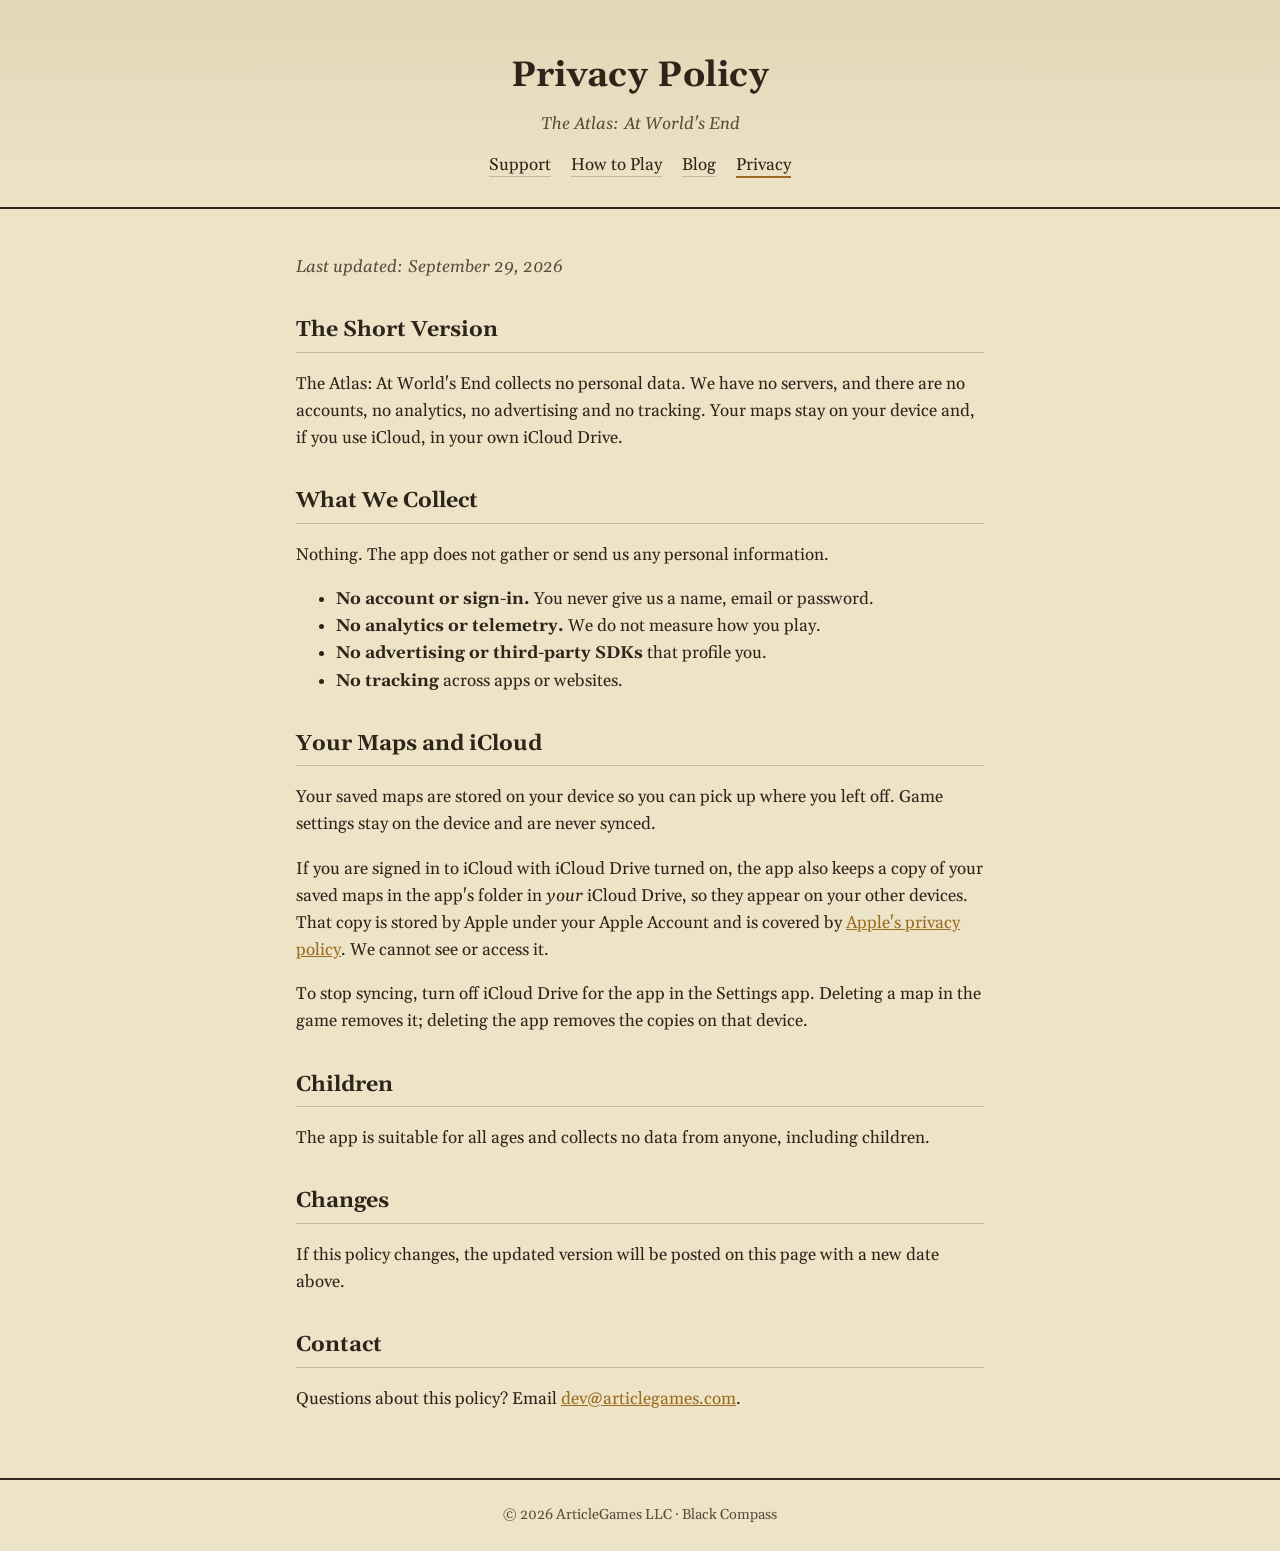
<file: privacy.html>
<!doctype html>
<html lang="en">
<head>
<meta charset="utf-8">
<meta name="viewport" content="width=device-width, initial-scale=1">
<title>The Atlas: At World's End · Privacy Policy</title>
<meta name="description" content="Privacy policy for The Atlas: At World's End.">
<link rel="preconnect" href="https://fonts.googleapis.com">
<link rel="preconnect" href="https://fonts.gstatic.com" crossorigin>
<link href="https://fonts.googleapis.com/css2?family=Gelasio:ital,wght@0,400;0,600;1,400&display=swap" rel="stylesheet">
<link rel="stylesheet" href="style.css">
</head>
<body>
<header>
  <h1>Privacy Policy</h1>
  <p>The Atlas: At World's End</p>
  <nav><a href="./">Support</a><a href="how-to-play.html">How to Play</a><a href="blog/">Blog</a><a href="privacy.html" aria-current="page">Privacy</a></nav>
</header>
<main>
  <p class="muted">Last updated: September 29, 2026</p>

  <h2>The Short Version</h2>
  <p>The Atlas: At World's End collects no personal data. We have no servers, and there are
  no accounts, no analytics, no advertising and no tracking. Your maps stay on your device
  and, if you use iCloud, in your own iCloud Drive.</p>

  <h2>What We Collect</h2>
  <p>Nothing. The app does not gather or send us any personal information.</p>
  <ul>
    <li><strong>No account or sign-in.</strong> You never give us a name, email or password.</li>
    <li><strong>No analytics or telemetry.</strong> We do not measure how you play.</li>
    <li><strong>No advertising or third-party SDKs</strong> that profile you.</li>
    <li><strong>No tracking</strong> across apps or websites.</li>
  </ul>

  <h2>Your Maps and iCloud</h2>
  <p>Your saved maps are stored on your device so you can pick up where you left off.
  Game settings stay on the device and are never synced.</p>
  <p>If you are signed in to iCloud with iCloud Drive turned on, the app also keeps a copy
  of your saved maps in the app's folder in <em>your</em> iCloud Drive, so they appear on
  your other devices. That copy is stored by Apple under your Apple Account and is covered
  by <a href="https://www.apple.com/legal/privacy/">Apple's privacy policy</a>. We cannot see
  or access it.</p>
  <p>To stop syncing, turn off iCloud Drive for the app in the Settings app. Deleting a map in
  the game removes it; deleting the app removes the copies on that device.</p>

  <h2>Children</h2>
  <p>The app is suitable for all ages and collects no data from anyone, including children.</p>

  <h2>Changes</h2>
  <p>If this policy changes, the updated version will be posted on this page with a new date above.</p>

  <h2>Contact</h2>
  <p>Questions about this policy? Email <a href="mailto:dev@articlegames.com">dev@articlegames.com</a>.</p>
</main>
<footer>© 2026 ArticleGames LLC · Black Compass</footer>
</body>
</html>
</file>
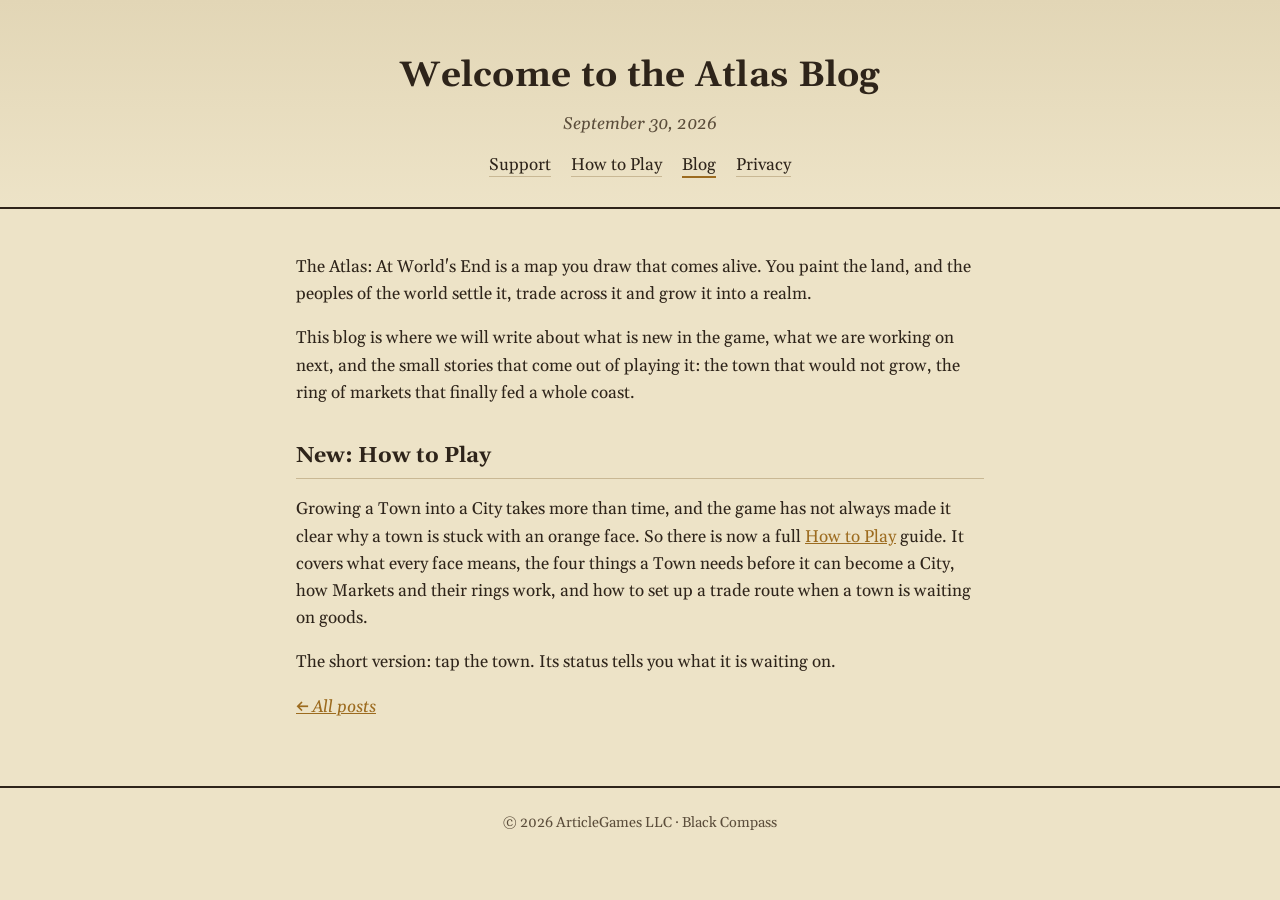
<file: blog/2026-09-30-welcome.html>
<!doctype html>
<html lang="en">
<head>
<meta charset="utf-8">
<meta name="viewport" content="width=device-width, initial-scale=1">
<title>Welcome to the Atlas Blog · The Atlas: At World's End</title>
<meta name="description" content="What this blog is for, and a new guide to growing your towns into Cities.">
<link rel="preconnect" href="https://fonts.googleapis.com">
<link rel="preconnect" href="https://fonts.gstatic.com" crossorigin>
<link href="https://fonts.googleapis.com/css2?family=Gelasio:ital,wght@0,400;0,600;1,400&display=swap" rel="stylesheet">
<link rel="stylesheet" href="../style.css">
</head>
<body>
<header>
  <h1>Welcome to the Atlas Blog</h1>
  <p><time datetime="2026-09-30">September 30, 2026</time></p>
  <nav><a href="../">Support</a><a href="../how-to-play.html">How to Play</a><a href="./" aria-current="page">Blog</a><a href="../privacy.html">Privacy</a></nav>
</header>
<main>
  <p>The Atlas: At World's End is a map you draw that comes alive. You paint the land, and the
  peoples of the world settle it, trade across it and grow it into a realm.</p>

  <p>This blog is where we will write about what is new in the game, what we are working on next,
  and the small stories that come out of playing it: the town that would not grow, the ring of
  markets that finally fed a whole coast.</p>

  <h2>New: How to Play</h2>
  <p>Growing a Town into a City takes more than time, and the game has not always made it clear why a
  town is stuck with an orange face. So there is now a full <a href="../how-to-play.html">How to Play</a> guide. It covers
  what every face means, the four things a Town needs before it can become a City, how Markets and
  their rings work, and how to set up a trade route when a town is waiting on goods.</p>

  <p>The short version: tap the town. Its status tells you what it is waiting on.</p>

  <p class="muted"><a href="./">← All posts</a></p>
</main>
<footer>© 2026 ArticleGames LLC · Black Compass</footer>
</body>
</html>
</file>
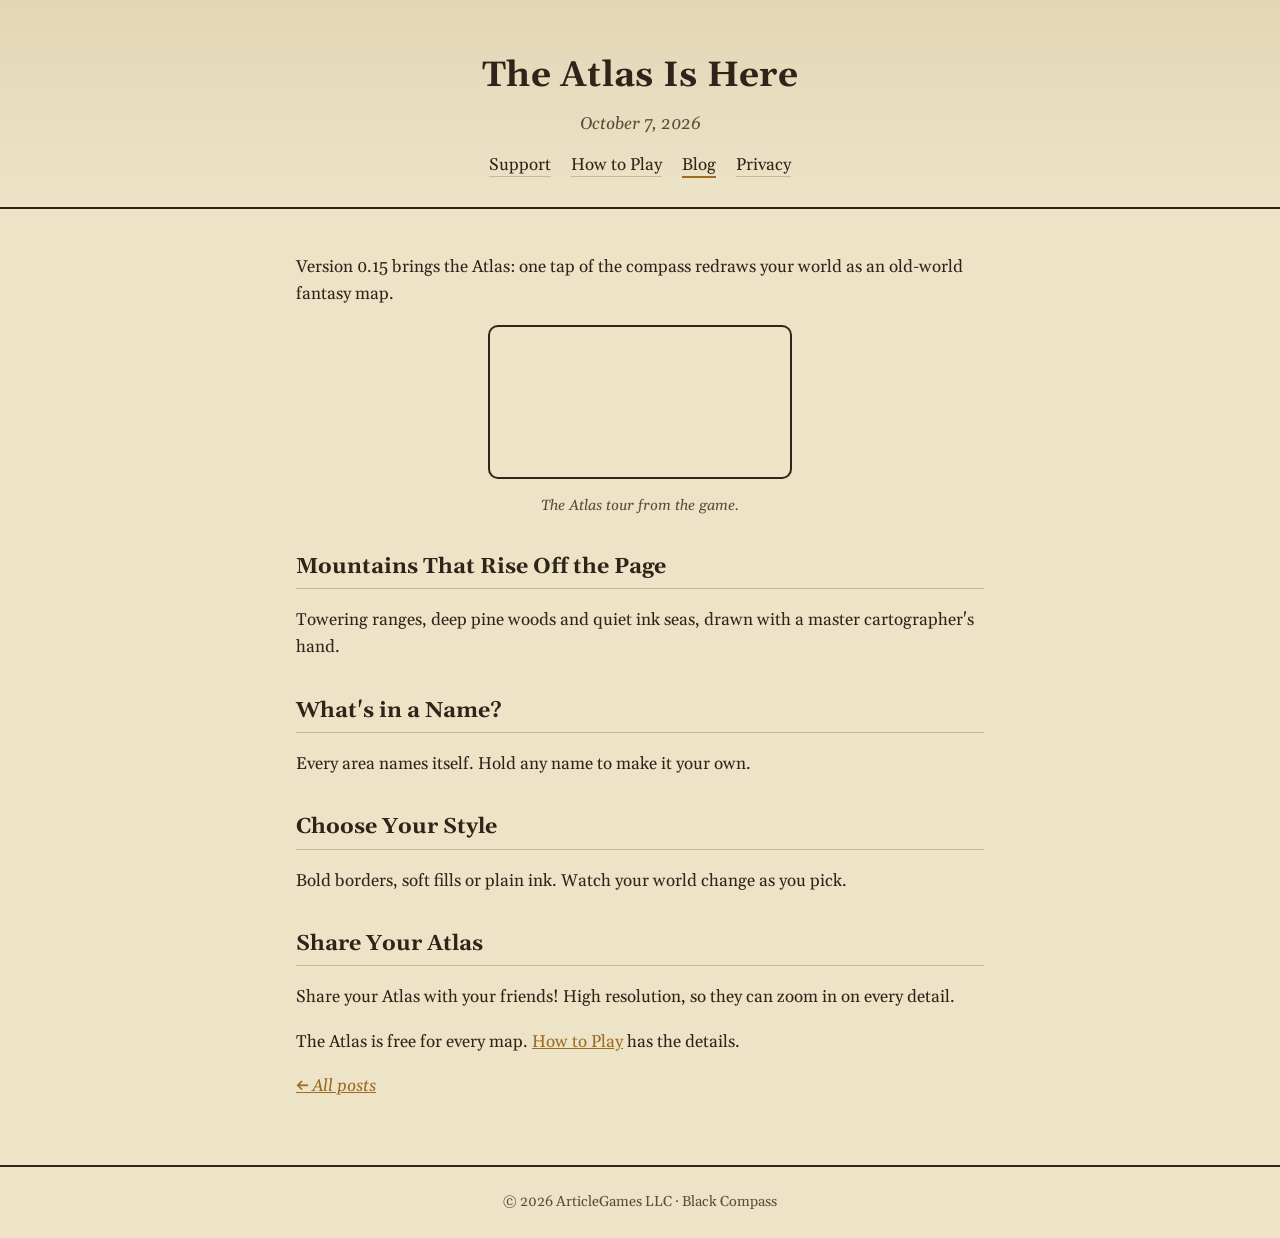
<file: blog/2026-10-07-the-atlas.html>
<!doctype html>
<html lang="en">
<head>
<meta charset="utf-8">
<meta name="viewport" content="width=device-width, initial-scale=1">
<title>The Atlas Is Here · The Atlas: At World's End</title>
<meta name="description" content="Version 0.15 brings the Atlas: one tap of the compass redraws your world as an old-world fantasy map.">
<link rel="preconnect" href="https://fonts.googleapis.com">
<link rel="preconnect" href="https://fonts.gstatic.com" crossorigin>
<link href="https://fonts.googleapis.com/css2?family=Gelasio:ital,wght@0,400;0,600;1,400&display=swap" rel="stylesheet">
<link rel="stylesheet" href="../style.css">
</head>
<body>
<header>
  <h1>The Atlas Is Here</h1>
  <p><time datetime="2026-10-07">October 7, 2026</time></p>
  <nav><a href="../">Support</a><a href="../how-to-play.html">How to Play</a><a href="./" aria-current="page">Blog</a><a href="../privacy.html">Privacy</a></nav>
</header>
<main>
  <p>Version 0.15 brings the Atlas: one tap of the compass redraws your world as an old-world fantasy map.</p>
  <figure><video src="../images/promo-ipad.mp4" autoplay muted loop playsinline></video><figcaption>The Atlas tour from the game.</figcaption></figure>
  <h2>Mountains That Rise Off the Page</h2>
  <p>Towering ranges, deep pine woods and quiet ink seas, drawn with a master cartographer's hand.</p>
  <h2>What's in a Name?</h2>
  <p>Every area names itself. Hold any name to make it your own.</p>
  <h2>Choose Your Style</h2>
  <p>Bold borders, soft fills or plain ink. Watch your world change as you pick.</p>
  <h2>Share Your Atlas</h2>
  <p>Share your Atlas with your friends! High resolution, so they can zoom in on every detail.</p>
  <p>The Atlas is free for every map. <a href="../how-to-play.html#atlas">How to Play</a> has the details.</p>
  <p class="muted"><a href="./">&larr; All posts</a></p>
</main>
<footer>© 2026 ArticleGames LLC · Black Compass</footer>
</body>
</html>
</file>
<file: style.css>
:root{--parchment:#EDE3C7;--parchment-dk:#E2D6B6;--ink:#2E241A;--ink-soft:#5b4d3b;--rule:#c9b894;--gold:#9c6b1f}
*{box-sizing:border-box}
body{margin:0;background:var(--parchment);color:var(--ink);font-family:"Gelasio",Georgia,serif;line-height:1.6;font-size:17px}
header{text-align:center;padding:48px 16px 28px;border-bottom:2px solid var(--ink);background:linear-gradient(180deg,var(--parchment-dk),var(--parchment))}
header h1{margin:0;font-size:2.2rem;letter-spacing:.3px}
header p{margin:.4rem 0 0;color:var(--ink-soft);font-style:italic}
nav{margin-top:14px}
nav a{color:var(--ink);margin:0 10px;text-decoration:none;border-bottom:1px solid var(--rule)}
nav a[aria-current]{border-bottom:2px solid var(--gold)}
main{max-width:720px;margin:0 auto;padding:28px 16px 48px}
h2{font-size:1.35rem;border-bottom:1px solid var(--rule);padding-bottom:.25rem;margin-top:2rem}
h3{font-size:1.05rem;margin:1.4rem 0 .2rem}
a{color:var(--gold)}
.muted{color:var(--ink-soft);font-style:italic}
footer{text-align:center;color:var(--ink-soft);font-size:.9rem;padding:24px 16px;border-top:2px solid var(--ink)}
.toc{columns:2;column-gap:24px;padding-left:1.2rem}
@media (max-width:520px){.toc{columns:1}}
table{width:100%;border-collapse:collapse;margin:.6rem 0 1rem;font-size:.95rem}
th,td{text-align:left;vertical-align:top;padding:7px 8px;border-bottom:1px solid var(--rule)}
th{border-bottom:2px solid var(--ink);font-weight:600}
.face{display:inline-block;width:14px;height:14px;border-radius:50%;border:1.5px solid var(--ink);vertical-align:-2px;margin-right:4px}
.face.happy{background:#5f9a3a}.face.neutral{background:#e2b93b}.face.sad{background:#d9782d}
.face.starving{background:#b83a2e}.face.withering{background:#2e241a}
.faces td:first-child{white-space:nowrap}
.posts{list-style:none;padding:0}
.posts li{padding:14px 0;border-bottom:1px solid var(--rule)}
.posts time{display:block;color:var(--ink-soft);font-size:.9rem}
.posts a{font-size:1.15rem;font-weight:600}
.posts p{margin:.2rem 0 0}
figure{margin:1rem 0 1.4rem;text-align:center}
figure img,figure video{max-width:100%;height:auto;border:2px solid var(--ink);border-radius:10px}
figure.phone img,figure.phone video{max-width:min(100%,360px)}
figcaption{color:var(--ink-soft);font-style:italic;font-size:.92rem;margin-top:.35rem}
</file>
